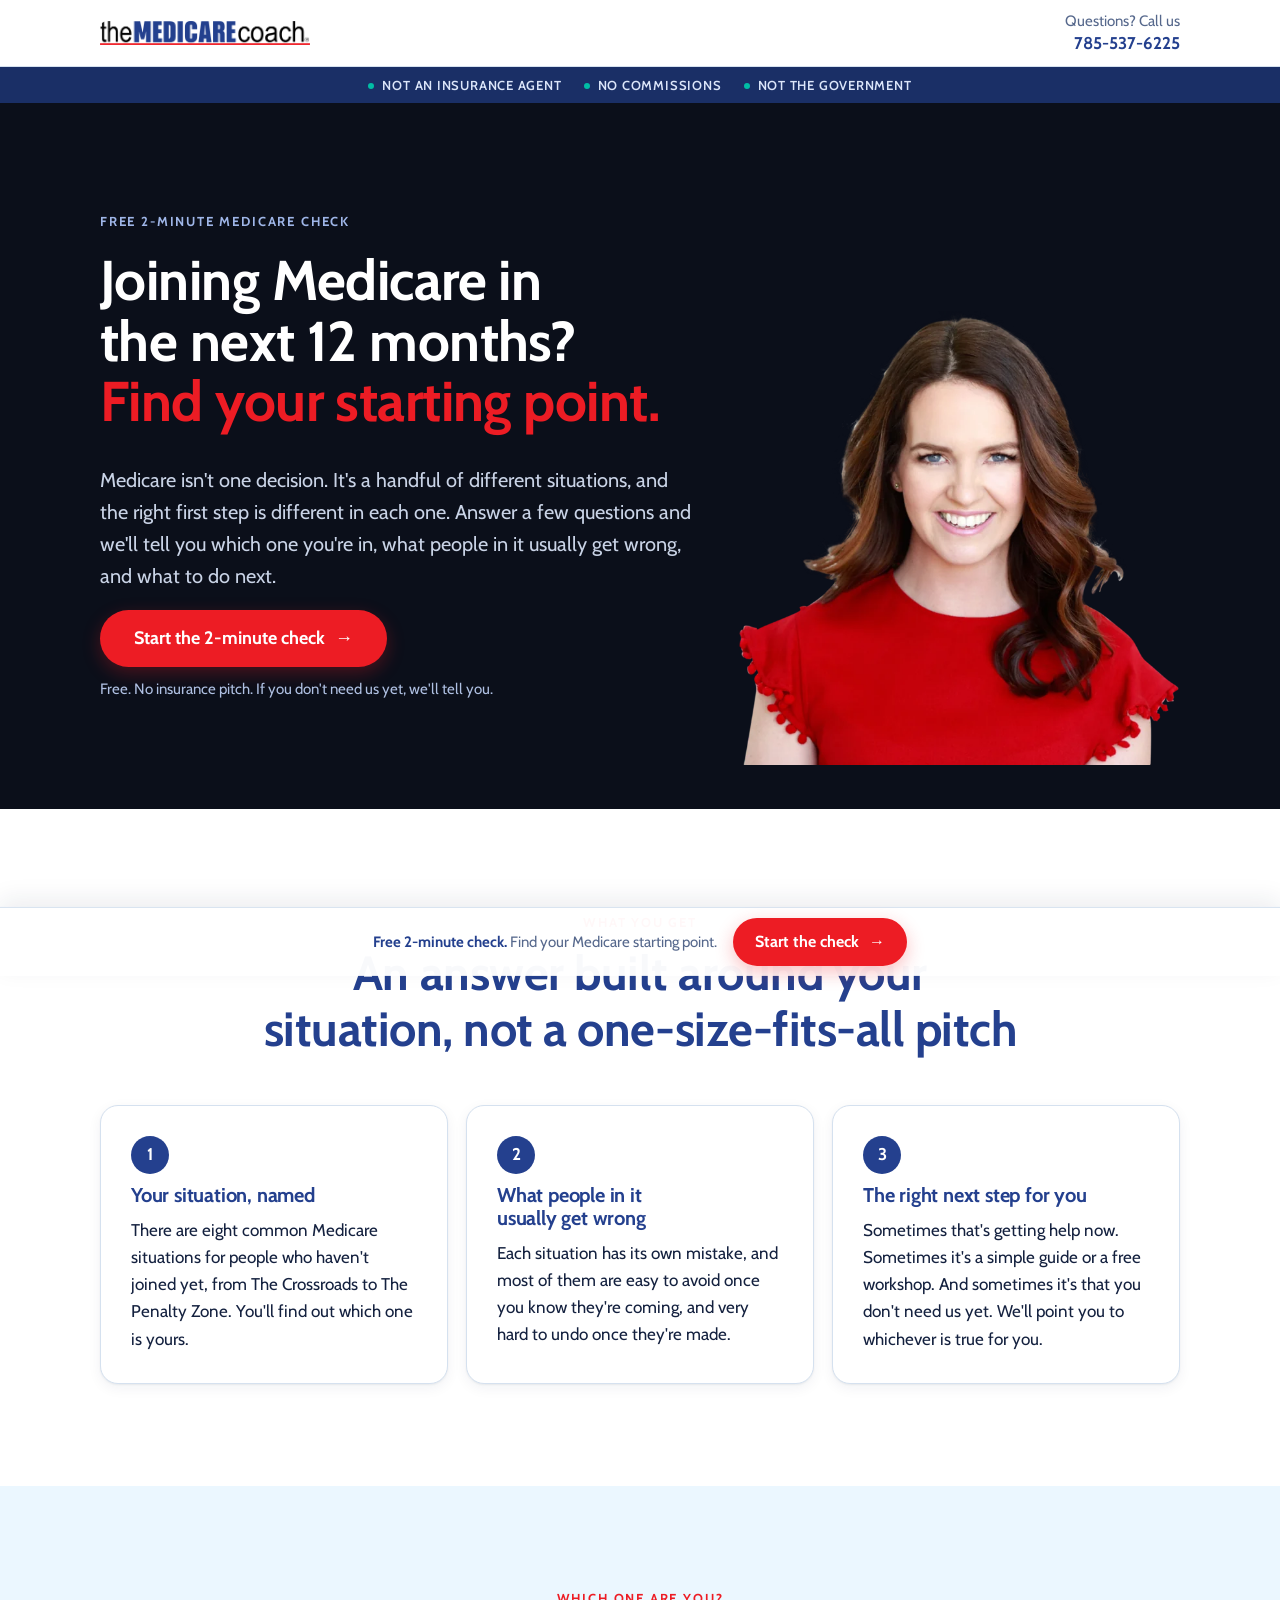
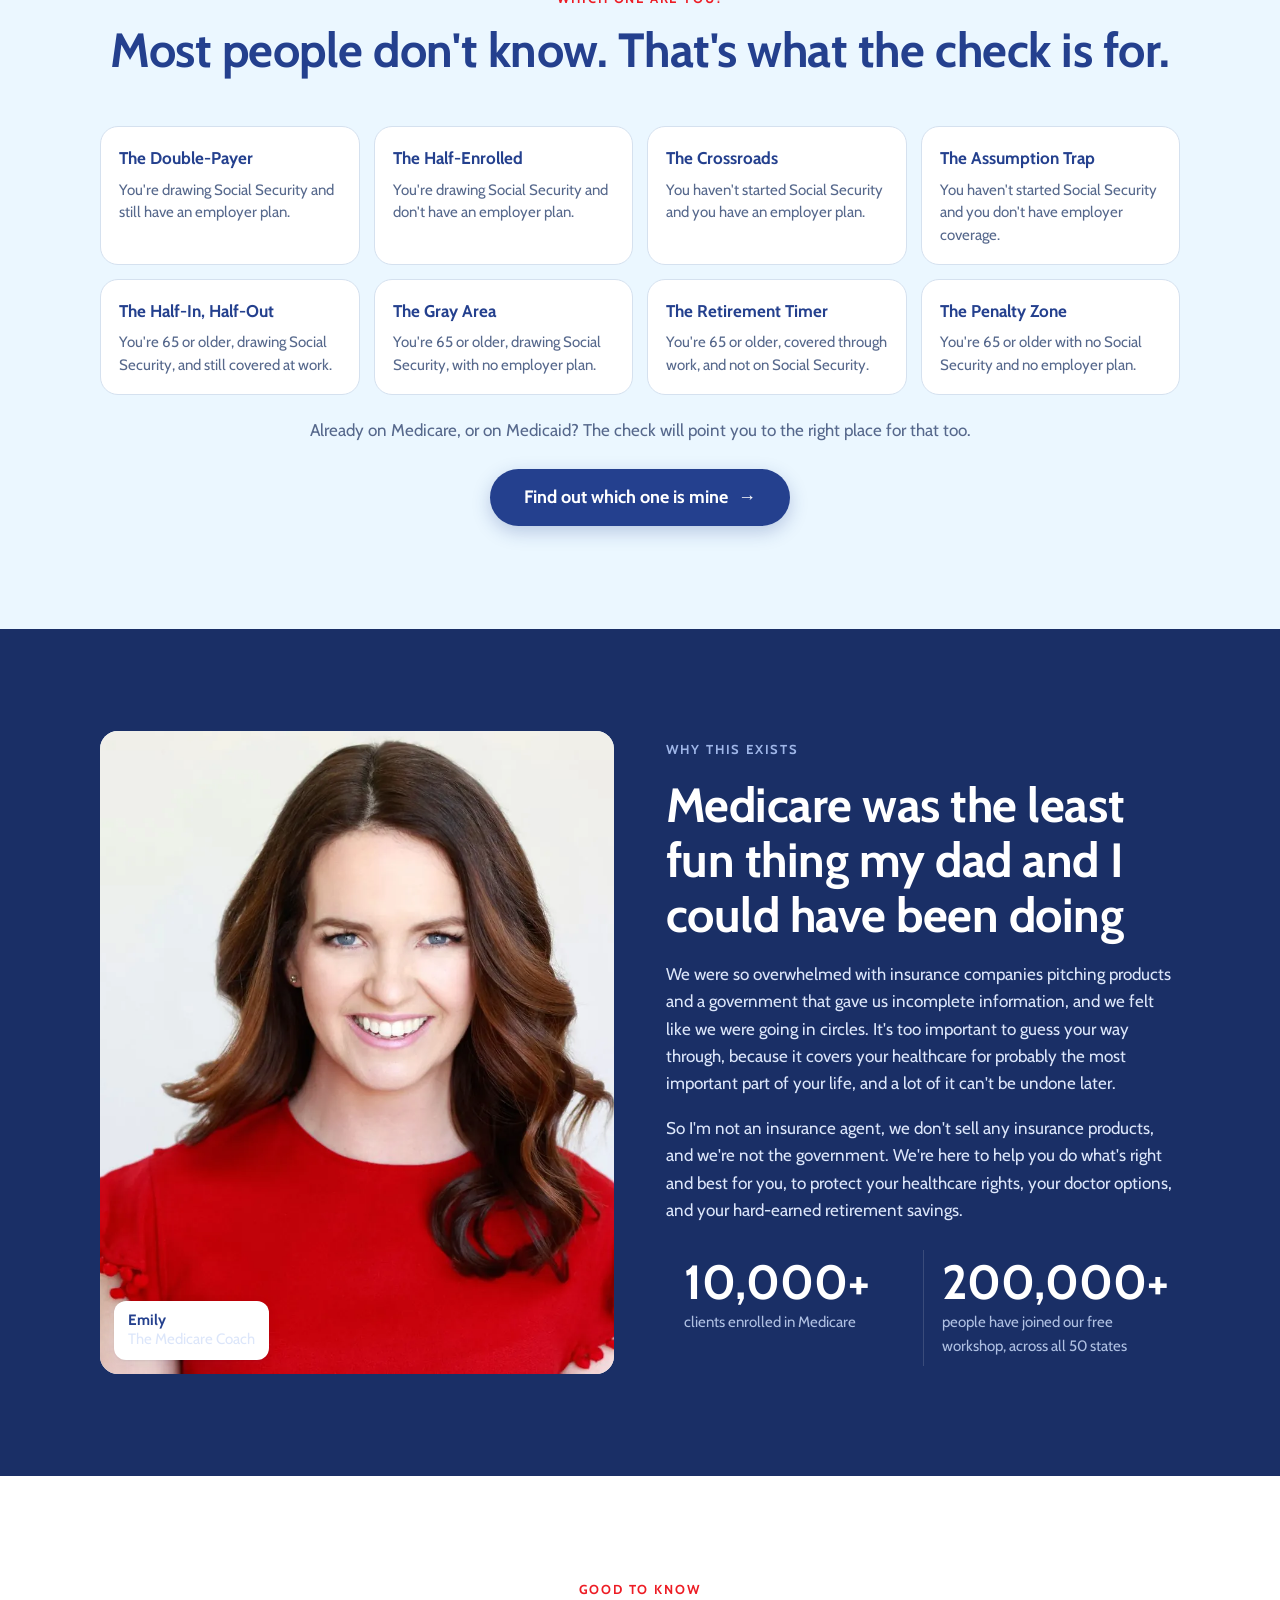
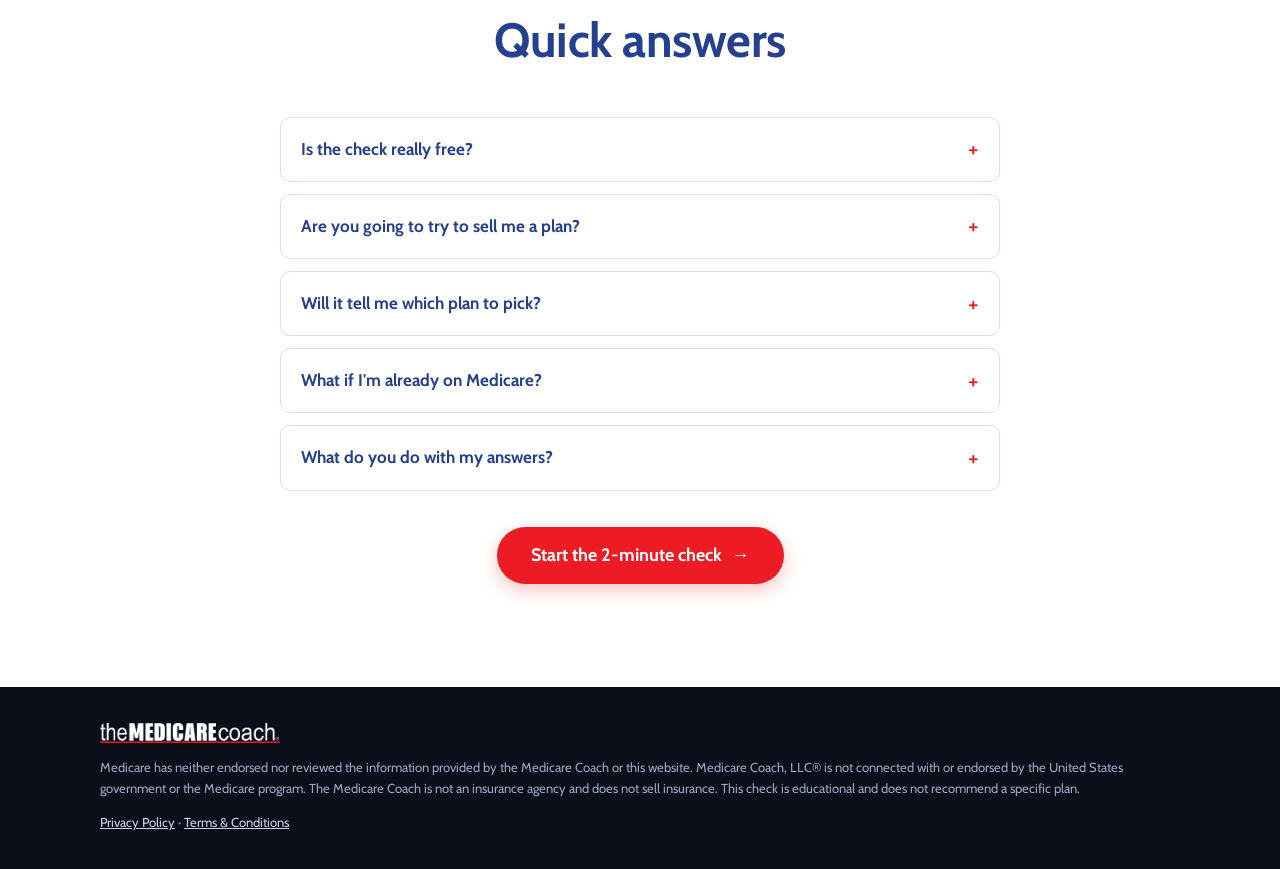
<file: index.html>
<!DOCTYPE html>
<html lang="en">
<head>
<meta charset="utf-8">
<meta name="viewport" content="width=device-width, initial-scale=1, viewport-fit=cover">
<title>Medicare Starting-Point Check | The Medicare Coach</title>
<meta name="description" content="A free 2-minute check that tells you which Medicare situation you're in, what people in it usually get wrong, and the right next step. Independent: no insurance sold, no commissions.">
<meta name="robots" content="noindex">
<link rel="preconnect" href="https://fonts.googleapis.com">
<link rel="preconnect" href="https://fonts.gstatic.com" crossorigin>
<link rel="stylesheet" href="https://fonts.googleapis.com/css2?family=Cabin:ital,wght@0,400;0,600;0,700;1,500&display=swap">
<link rel="stylesheet" href="assets/tmc.css">
<link rel="stylesheet" href="assets/routes.css">
</head>
<body>

<header class="topbar"><div class="wrap"><a href="index.html"><img class="logo" src="assets/img/logo.png" alt="The Medicare Coach" width="210" height="24"></a><div class="phone">Questions? Call us<b class="tnum">785-537-6225</b></div></div></header>
<div class="trustline"><div class="wrap"><span>Not an insurance agent</span><span>No commissions</span><span>Not the government</span></div></div>

<section class="hookband">
  <div class="wrap hb-grid">
    <div class="hb-copy" data-ab="h1">
      <span class="eyebrow light">Free 2-minute Medicare check</span>
      <h1>Joining Medicare in the next 12 months?<span class="l2">Find your starting point.</span></h1>
      <p>Medicare isn't one decision. It's a handful of different situations, and the right first step is different in each one. Answer a few questions and we'll tell you which one you're in, what people in it usually get wrong, and what to do next.</p>
      <div class="stack" style="gap:10px;align-items:flex-start">
        <a class="btn btn-red" href="quiz.html" data-sticky-after>Start the 2-minute check <span class="arrow" aria-hidden="true">→</span></a>
        <span class="btn-sub">Free. No insurance pitch. If you don't need us yet, we'll tell you.</span>
      </div>
    </div>
    <div class="hb-pic"><img src="assets/img/emily-cutout.webp" alt="Emily, The Medicare Coach" width="440" height="520"></div>
  </div>
</section>

<section class="sec">
  <div class="wrap">
    <div class="sec-head center"><span class="eyebrow">What you get</span><h2>An answer built around your situation, not a one-size-fits-all pitch</h2></div>
    <div class="pair">
      <div class="card rv"><span class="num">1</span><h3>Your situation, named</h3><p>There are eight common Medicare situations for people who haven't joined yet, from The Crossroads to The Penalty Zone. You'll find out which one is yours.</p></div>
      <div class="card rv"><span class="num">2</span><h3>What people in it usually get wrong</h3><p>Each situation has its own mistake, and most of them are easy to avoid once you know they're coming, and very hard to undo once they're made.</p></div>
      <div class="card rv"><span class="num">3</span><h3>The right next step for you</h3><p>Sometimes that's getting help now. Sometimes it's a simple guide or a free workshop. And sometimes it's that you don't need us yet. We'll point you to whichever is true for you.</p></div>
    </div>
  </div>
</section>

<section class="sec sec-sky">
  <div class="wrap">
    <div class="sec-head center"><span class="eyebrow">Which one are you?</span><h2>Most people don't know. That's what the check is for.</h2></div>
    <div class="sits">
      <div class="sit rv"><b>The Double-Payer</b><span>You're drawing Social Security and still have an employer plan.</span></div>
      <div class="sit rv"><b>The Half-Enrolled</b><span>You're drawing Social Security and don't have an employer plan.</span></div>
      <div class="sit rv"><b>The Crossroads</b><span>You haven't started Social Security and you have an employer plan.</span></div>
      <div class="sit rv"><b>The Assumption Trap</b><span>You haven't started Social Security and you don't have employer coverage.</span></div>
      <div class="sit rv"><b>The Half-In, Half-Out</b><span>You're 65 or older, drawing Social Security, and still covered at work.</span></div>
      <div class="sit rv"><b>The Gray Area</b><span>You're 65 or older, drawing Social Security, with no employer plan.</span></div>
      <div class="sit rv"><b>The Retirement Timer</b><span>You're 65 or older, covered through work, and not on Social Security.</span></div>
      <div class="sit rv"><b>The Penalty Zone</b><span>You're 65 or older with no Social Security and no employer plan.</span></div>
    </div>
    <p class="center muted" style="margin-top:22px">Already on Medicare, or on Medicaid? The check will point you to the right place for that too.</p>
    <div class="center" style="margin-top:24px"><a class="btn btn-navy" href="quiz.html">Find out which one is mine <span class="arrow" aria-hidden="true">→</span></a></div>
  </div>
</section>

<section class="sec sec-dark">
  <div class="wrap">
    <div class="grid-2">
      <div class="about-photo rv"><img src="assets/img/emily-portrait.webp" alt="Emily, The Medicare Coach" width="800" height="1000" loading="lazy"><div class="tag"><b>Emily</b>The Medicare Coach</div></div>
      <div class="stack rv">
        <span class="eyebrow light">Why this exists</span>
        <h2>Medicare was the least fun thing my dad and I could have been doing</h2>
        <p>We were so overwhelmed with insurance companies pitching products and a government that gave us incomplete information, and we felt like we were going in circles. It's too important to guess your way through, because it covers your healthcare for probably the most important part of your life, and a lot of it can't be undone later.</p>
        <p>So I'm not an insurance agent, we don't sell any insurance products, and we're not the government. We're here to help you do what's right and best for you, to protect your healthcare rights, your doctor options, and your hard-earned retirement savings.</p>
        <div class="stats" style="grid-template-columns:repeat(2,minmax(0,1fr));margin-top:8px">
          <div><b class="tnum">10,000+</b><span>clients enrolled in Medicare</span></div>
          <div><b class="tnum">200,000+</b><span>people have joined our free workshop, across all 50 states</span></div>
        </div>
      </div>
    </div>
  </div>
</section>

<section class="sec">
  <div class="wrap narrow">
    <div class="sec-head center"><span class="eyebrow">Good to know</span><h2>Quick answers</h2></div>
    <div class="faq">
      <details><summary>Is the check really free?</summary><div class="a"><p>Yes. It takes about two minutes, it's free, and there's no obligation. Your result appears on the next screen.</p></div></details>
      <details><summary>Are you going to try to sell me a plan?</summary><div class="a"><p>No. We're not insurance agents, we don't sell plans, and we earn no commissions. That's the whole reason you can trust what we tell you.</p></div></details>
      <details><summary>Will it tell me which plan to pick?</summary><div class="a"><p>No. It points out the rules that apply to your situation and the right next step. The right plan depends on your doctors, your medications, your state and your coverage, so we don't name one from a quiz.</p></div></details>
      <details><summary>What if I'm already on Medicare?</summary><div class="a"><p>The check still works. It will point you to the right next step for someone already enrolled, including whether it's worth a review.</p></div></details>
      <details><summary>What do you do with my answers?</summary><div class="a"><p>We use them to work out your situation and show your result. If you give us your email we'll send follow-up about it, and if you add a phone number, we may call or text about Medicare help. You can opt out anytime.</p></div></details>
    </div>
    <div class="center" style="margin-top:36px"><a class="btn btn-red" href="quiz.html">Start the 2-minute check <span class="arrow" aria-hidden="true">→</span></a></div>
  </div>
</section>

<footer class="foot"><div class="wrap">
  <img src="assets/img/logo-white.png" alt="The Medicare Coach" width="180" height="20">
  <p>Medicare has neither endorsed nor reviewed the information provided by the Medicare Coach or this website. Medicare Coach, LLC® is not connected with or endorsed by the United States government or the Medicare program. The Medicare Coach is not an insurance agency and does not sell insurance. This check is educational and does not recommend a specific plan.</p>
  <p><a href="https://www.themedicarecoach.com/privacy-policy/">Privacy Policy</a> · <a href="https://www.themedicarecoach.com/terms-and-conditions/">Terms &amp; Conditions</a></p>
</div></footer>

<div class="sticky-cta" role="complementary" aria-label="Start the check"><span class="t"><b>Free 2-minute check.</b> Find your Medicare starting point.</span><a class="btn btn-red" href="quiz.html">Start the check <span class="arrow" aria-hidden="true">→</span></a></div>

<script src="assets/routing.js"></script>
<script src="assets/tmc.js"></script>
</body>
</html>
</file>
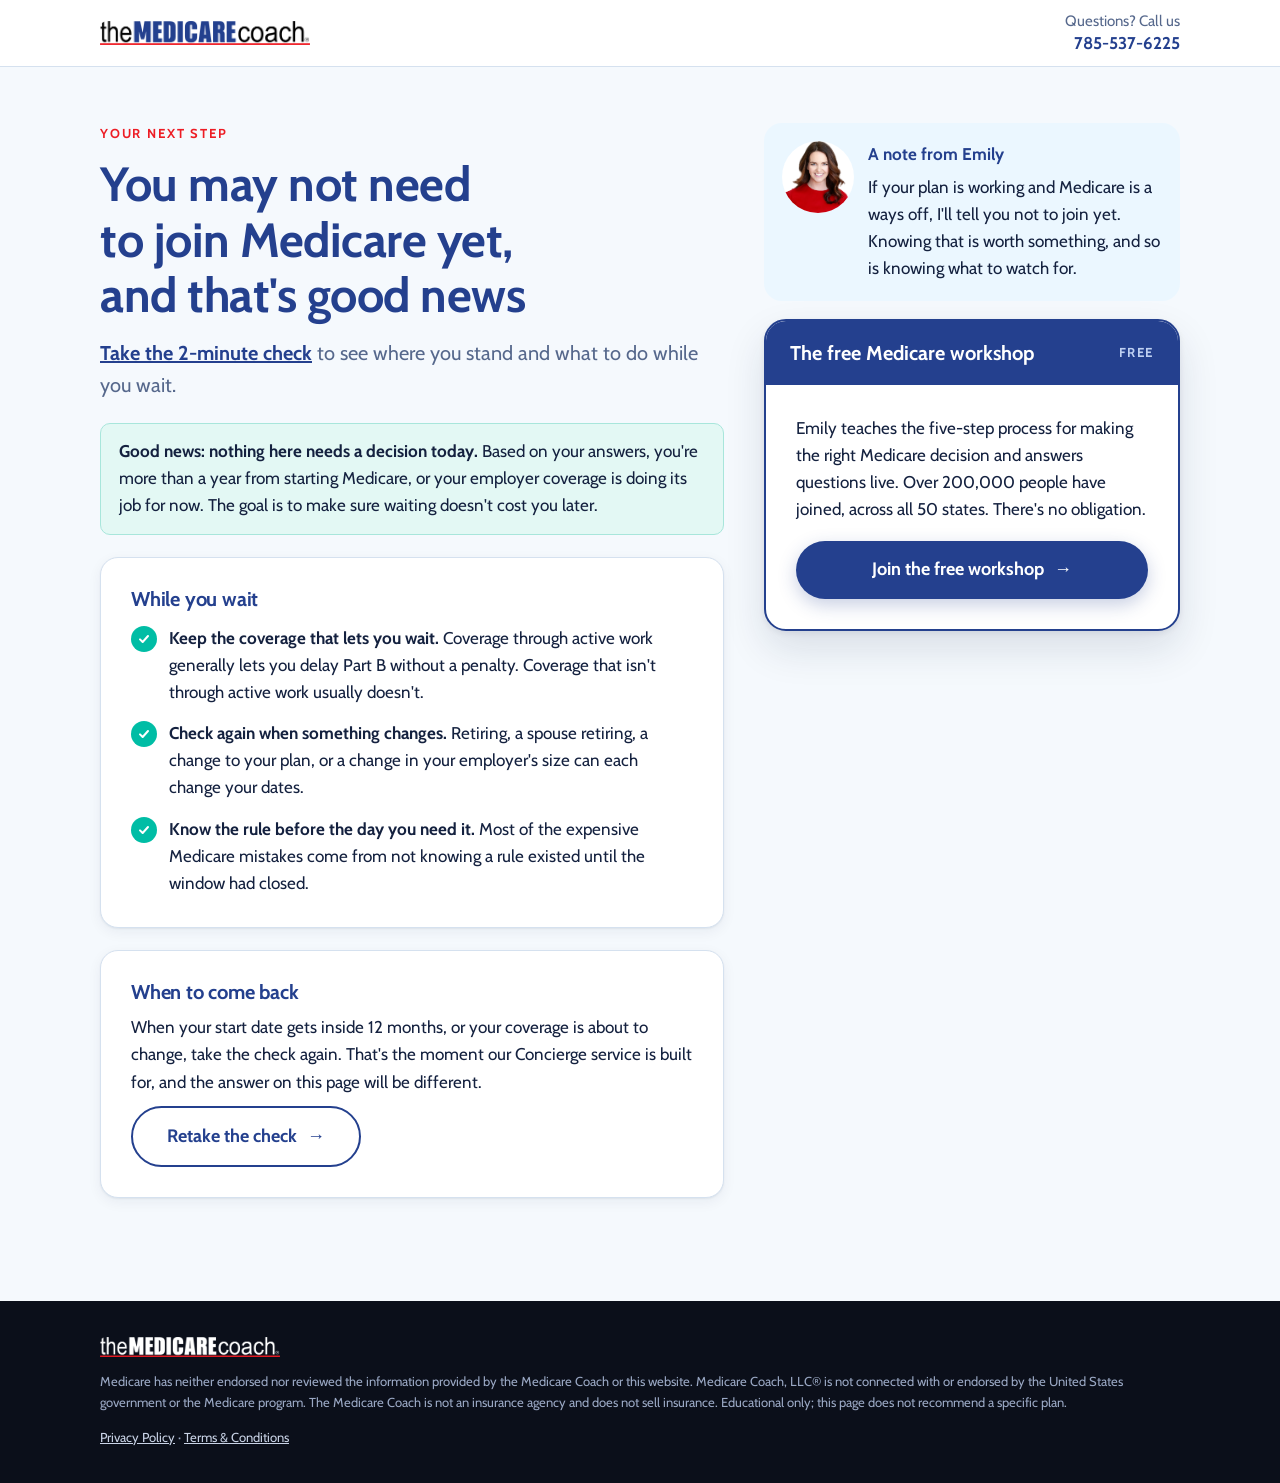
<file: guide.html>
<!DOCTYPE html>
<html lang="en">
<head>
<meta charset="utf-8">
<meta name="viewport" content="width=device-width, initial-scale=1, viewport-fit=cover">
<title>Your Medicare Starting Point | The Medicare Coach</title>
<meta name="robots" content="noindex">
<link rel="preconnect" href="https://fonts.googleapis.com">
<link rel="preconnect" href="https://fonts.gstatic.com" crossorigin>
<link rel="stylesheet" href="https://fonts.googleapis.com/css2?family=Cabin:ital,wght@0,400;0,600;0,700;1,500&display=swap">
<link rel="stylesheet" href="assets/tmc.css">
<link rel="stylesheet" href="assets/routes.css">
</head>
<body>

<header class="topbar"><div class="wrap"><a href="index.html"><img class="logo" src="assets/img/logo.png" alt="The Medicare Coach" width="210" height="24"></a><div class="phone">Questions? Call us<b class="tnum">785-537-6225</b></div></div></header>

<section class="sec sec-mist" style="padding-top:clamp(28px,5vw,56px)">
  <div class="wrap res-grid">
    <div class="stack" style="gap:22px">

      <article class="profile-card if-profile" hidden>
        <div class="ph">
          <div class="kicker"><span class="if-name">For <span data-name></span> · </span>Your Medicare starting point</div>
          <h2 data-profile-name></h2>
          <p data-profile-line></p>
        </div>
        <div class="pb">
          <p class="big" data-profile-body></p>
          <div class="stack" style="gap:10px"><h3>What to check first</h3><ul class="checks" data-profile-checks></ul></div>
          <p class="fine">Educational only. This does not recommend a specific plan. The right choice depends on your exact doctors, medications, state and coverage.</p>
        </div>
      </article>

      <div class="no-profile stack" style="gap:14px">
        <span class="eyebrow">Your next step</span>
        <h1 style="font-size:var(--fs-2xl)">You may not need to join Medicare yet, and that's good news</h1>
        <p class="lede"><a href="quiz.html" style="color:var(--navy);font-weight:700">Take the 2-minute check</a> to see where you stand and what to do while you wait.</p>
      </div>

      <div class="callout teal"><b>Good news: nothing here needs a decision today.</b> Based on your answers, you're more than a year from starting Medicare, or your employer coverage is doing its job for now. The goal is to make sure waiting doesn't cost you later.</div>

      <div class="callout if-hsa" hidden><b>You told us you put money into an HSA.</b> There's a Medicare rule about that: HSA contributions have to stop six months before you join Medicare. Put it on your calendar now and it stops being a problem.</div>

      <div class="card stack" style="gap:14px">
        <h3 style="color:var(--navy)">While you wait</h3>
        <ul class="checks">
          <li><span><b>Keep the coverage that lets you wait.</b> Coverage through active work generally lets you delay Part B without a penalty. Coverage that isn't through active work usually doesn't.</span></li>
          <li><span><b>Check again when something changes.</b> Retiring, a spouse retiring, a change to your plan, or a change in your employer's size can each change your dates.</span></li>
          <li><span><b>Know the rule before the day you need it.</b> Most of the expensive Medicare mistakes come from not knowing a rule existed until the window had closed.</span></li>
        </ul>
      </div>

      <div class="card stack" style="gap:10px">
        <h3 style="color:var(--navy)">When to come back</h3>
        <p>When your start date gets inside 12 months, or your coverage is about to change, take the check again. That's the moment our Concierge service is built for, and the answer on this page will be different.</p>
        <a class="btn btn-ghost" href="quiz.html" style="align-self:flex-start">Retake the check <span class="arrow" aria-hidden="true">→</span></a>
      </div>
    </div>

    <aside class="side">
      <div class="emily-note">
        <img src="assets/img/emily-cutout.webp" alt="Emily" width="72" height="72">
        <div class="stack" style="gap:6px"><b>A note from Emily</b><span>If your plan is working and Medicare is a ways off, I'll tell you not to join yet. Knowing that is worth something, and so is knowing what to watch for.</span></div>
      </div>

      <!-- $47 guide: shown only once TMC.guideCheckout is set (see assets/tmc.js). -->
      <div class="next" data-needs="guideCheckout">
        <div class="nh"><b>The Delaying Medicare Guide</b><span>$47</span></div>
        <div class="nb">
          <p>A guide to the rules for delaying Medicare, so you know what to keep, what to watch, and what to do when your dates get close.</p>
          <a class="btn btn-red" href="#" data-href="guideCheckout" style="width:100%">Get the Guide <span class="arrow" aria-hidden="true">→</span></a>
          <p class="alt">One payment.</p>
        </div>
      </div>

      <div class="next">
        <div class="nh"><b>The free Medicare workshop</b><span>Free</span></div>
        <div class="nb">
          <p>Emily teaches the five-step process for making the right Medicare decision and answers questions live. Over 200,000 people have joined, across all 50 states. There's no obligation.</p>
          <a class="btn btn-navy" href="#" data-href="workshop" style="width:100%">Join the free workshop <span class="arrow" aria-hidden="true">→</span></a>
        </div>
      </div>
    </aside>
  </div>
</section>

<footer class="foot"><div class="wrap">
  <img src="assets/img/logo-white.png" alt="The Medicare Coach" width="180" height="20">
  <p>Medicare has neither endorsed nor reviewed the information provided by the Medicare Coach or this website. Medicare Coach, LLC® is not connected with or endorsed by the United States government or the Medicare program. The Medicare Coach is not an insurance agency and does not sell insurance. Educational only; this page does not recommend a specific plan.</p>
  <p><a href="https://www.themedicarecoach.com/privacy-policy/">Privacy Policy</a> · <a href="https://www.themedicarecoach.com/terms-and-conditions/">Terms &amp; Conditions</a></p>
</div></footer>

<script src="assets/routing.js"></script>
<script src="assets/tmc.js"></script>
</body>
</html>
</file>
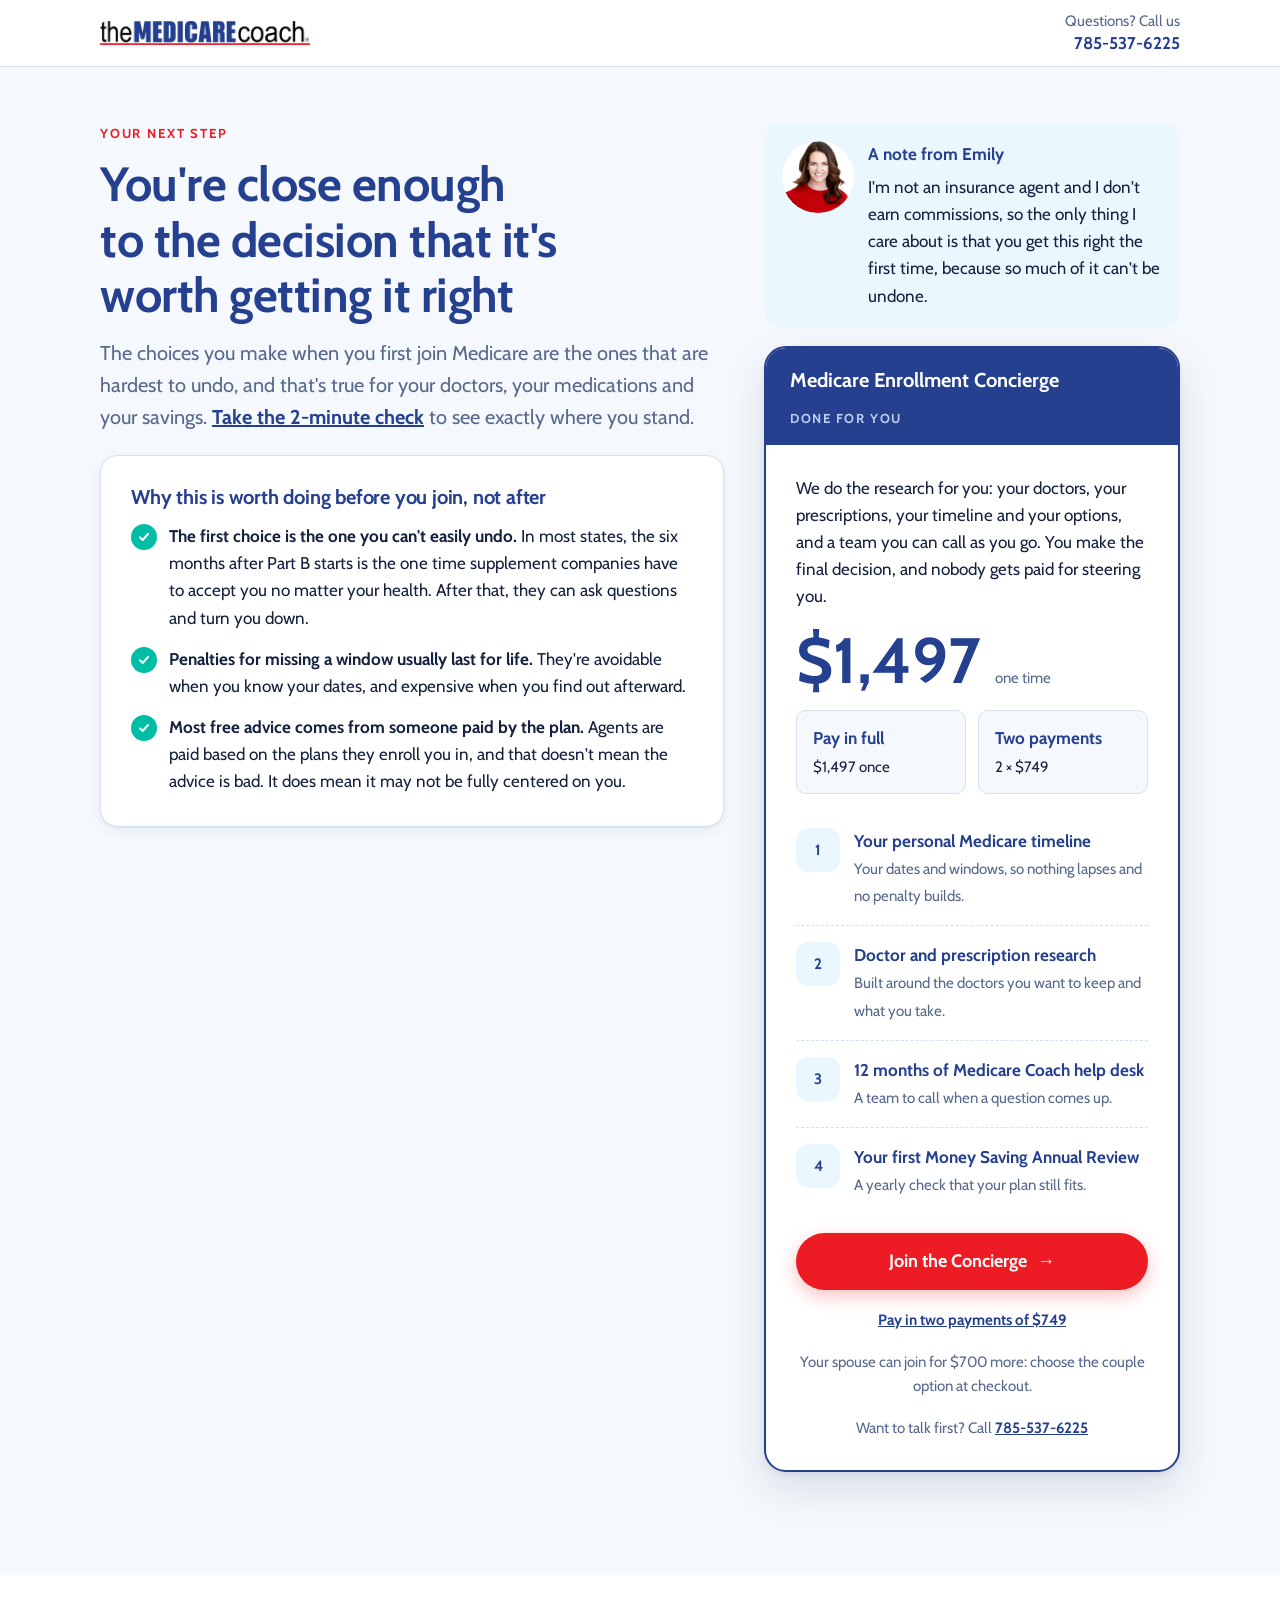
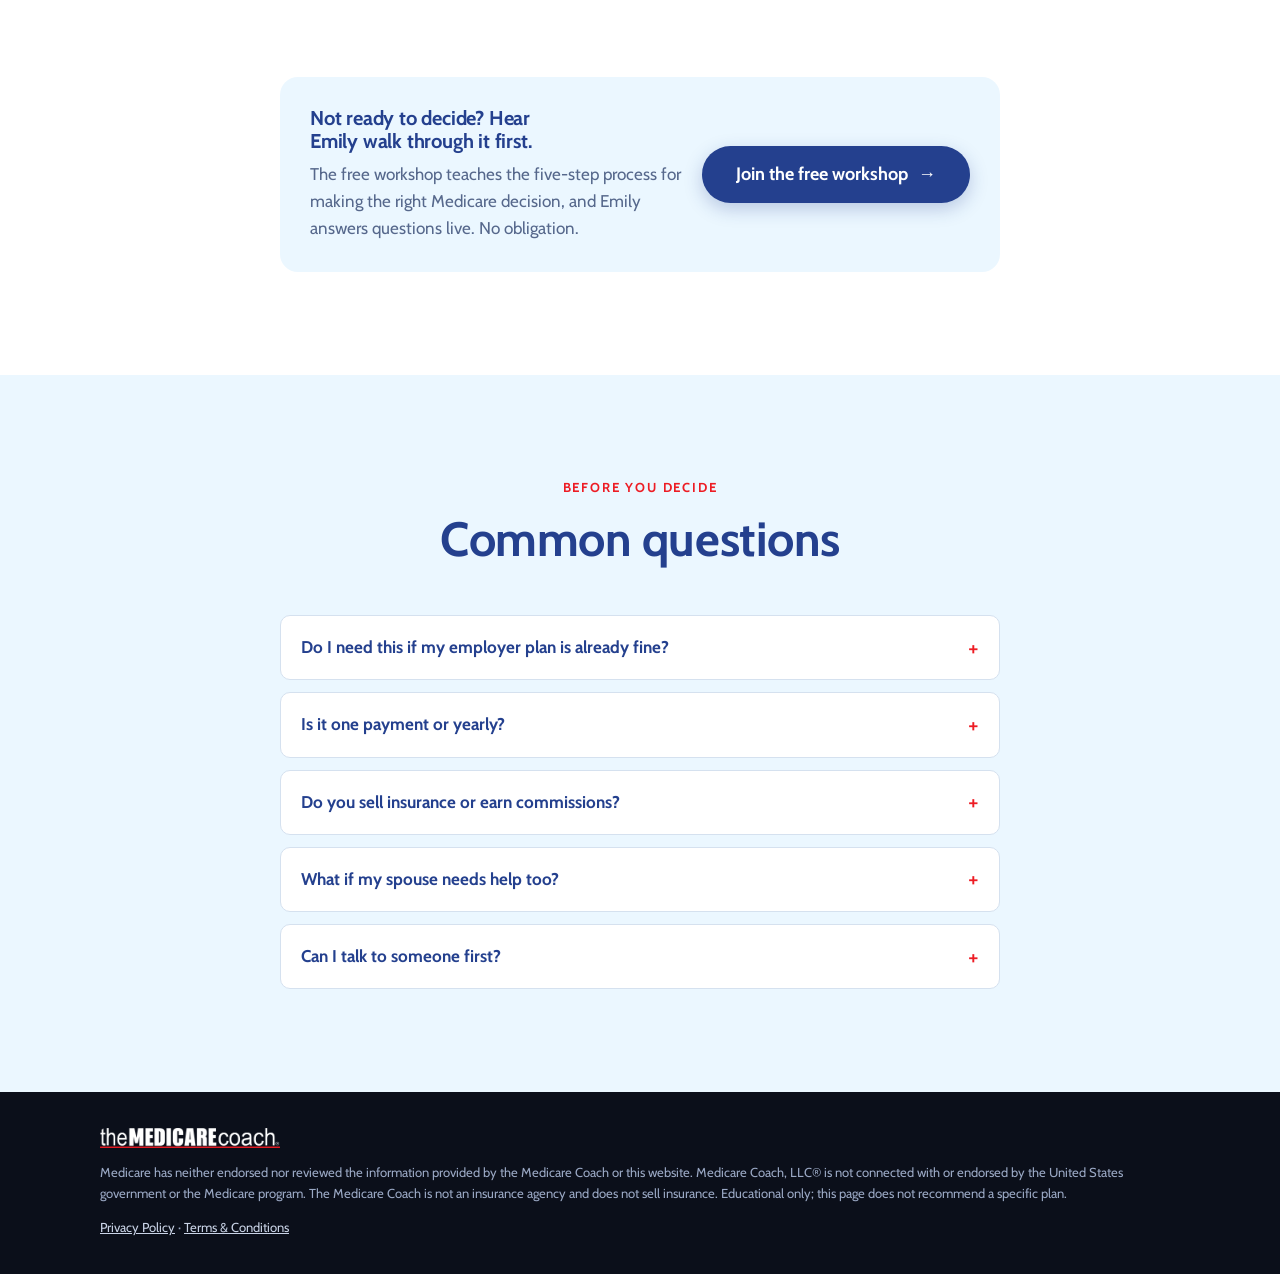
<file: join.html>
<!DOCTYPE html>
<html lang="en">
<head>
<meta charset="utf-8">
<meta name="viewport" content="width=device-width, initial-scale=1, viewport-fit=cover">
<title>Your Medicare Starting Point | The Medicare Coach</title>
<meta name="robots" content="noindex">
<link rel="preconnect" href="https://fonts.googleapis.com">
<link rel="preconnect" href="https://fonts.gstatic.com" crossorigin>
<link rel="stylesheet" href="https://fonts.googleapis.com/css2?family=Cabin:ital,wght@0,400;0,600;0,700;1,500&display=swap">
<link rel="stylesheet" href="assets/tmc.css">
<link rel="stylesheet" href="assets/routes.css">
</head>
<body>

<header class="topbar"><div class="wrap"><a href="index.html"><img class="logo" src="assets/img/logo.png" alt="The Medicare Coach" width="210" height="24"></a><div class="phone">Questions? Call us<b class="tnum">785-537-6225</b></div></div></header>

<section class="sec sec-mist" style="padding-top:clamp(28px,5vw,56px)">
  <div class="wrap res-grid">
    <div class="stack" style="gap:22px">

      <article class="profile-card if-profile" hidden>
        <div class="ph">
          <div class="kicker"><span class="if-name">For <span data-name></span> · </span>Your Medicare starting point</div>
          <h2 data-profile-name></h2>
          <p data-profile-line></p>
        </div>
        <div class="pb">
          <p class="big" data-profile-body></p>
          <div class="stack" style="gap:10px"><h3>What to check first</h3><ul class="checks" data-profile-checks></ul></div>
          <p class="fine">Educational only. This does not recommend a specific plan. The right choice depends on your exact doctors, medications, state and coverage.</p>
        </div>
      </article>

      <div class="no-profile stack" style="gap:14px">
        <span class="eyebrow">Your next step</span>
        <h1 style="font-size:var(--fs-2xl)">You're close enough to the decision that it's worth getting it right</h1>
        <p class="lede">The choices you make when you first join Medicare are the ones that are hardest to undo, and that's true for your doctors, your medications and your savings. <a href="quiz.html" style="color:var(--navy);font-weight:700">Take the 2-minute check</a> to see exactly where you stand.</p>
      </div>

      <div class="callout if-hsa" hidden><b>You told us you put money into an HSA.</b> There's a Medicare rule about that: HSA contributions have to stop six months before you join Medicare. It's one of the rules people hear about too late, and it's easy to handle when you know about it now.</div>

      <div class="callout teal if-hot" hidden><b>You said you've saved $100,000 or more.</b> That's the situation most Medicare advice wasn't written for. It's pitched at people with very little to protect, and for you the same mistakes can cost your savings as well as your access to doctors.</div>

      <div class="card stack" style="gap:14px">
        <h3 style="color:var(--navy)">Why this is worth doing before you join, not after</h3>
        <ul class="checks">
          <li><span><b>The first choice is the one you can't easily undo.</b> In most states, the six months after Part B starts is the one time supplement companies have to accept you no matter your health. After that, they can ask questions and turn you down.</span></li>
          <li><span><b>Penalties for missing a window usually last for life.</b> They're avoidable when you know your dates, and expensive when you find out afterward.</span></li>
          <li><span><b>Most free advice comes from someone paid by the plan.</b> Agents are paid based on the plans they enroll you in, and that doesn't mean the advice is bad. It does mean it may not be fully centered on you.</span></li>
        </ul>
      </div>
    </div>

    <aside class="side">
      <div class="emily-note">
        <img src="assets/img/emily-cutout.webp" alt="Emily" width="72" height="72">
        <div class="stack" style="gap:6px"><b>A note from Emily</b><span>I'm not an insurance agent and I don't earn commissions, so the only thing I care about is that you get this right the first time, because so much of it can't be undone.</span></div>
      </div>

      <div class="next" id="offer">
        <div class="nh"><b>Medicare Enrollment Concierge</b><span>Done for you</span></div>
        <div class="nb">
          <p>We do the research for you: your doctors, your prescriptions, your timeline and your options, and a team you can call as you go. You make the final decision, and nobody gets paid for steering you.</p>
          <div class="price-row"><span class="big tnum">$1,497</span><span class="once">one time</span></div>
          <div class="price-opts"><div><b>Pay in full</b>$1,497 once</div><div><b>Two payments</b>2 × $749</div></div>
          <ul class="incl">
            <li><span class="ic">1</span><div><b>Your personal Medicare timeline</b><span>Your dates and windows, so nothing lapses and no penalty builds.</span></div></li>
            <li><span class="ic">2</span><div><b>Doctor and prescription research</b><span>Built around the doctors you want to keep and what you take.</span></div></li>
            <li><span class="ic">3</span><div><b>12 months of Medicare Coach help desk</b><span>A team to call when a question comes up.</span></div></li>
            <li><span class="ic">4</span><div><b>Your first Money Saving Annual Review</b><span>A yearly check that your plan still fits.</span></div></li>
          </ul>
          <a class="btn btn-red" href="#" data-href="checkoutFull" style="width:100%">Join the Concierge <span class="arrow" aria-hidden="true">→</span></a>
          <p class="alt"><a href="#" data-href="checkoutTwoPay">Pay in two payments of $749</a></p>
          <p class="alt">Your spouse can join for $700 more: choose the couple option at checkout.</p>
          <p class="alt">Want to talk first? Call <a href="tel:+17855376225">785-537-6225</a></p>
        </div>
      </div>
    </aside>
  </div>
</section>

<section class="sec">
  <div class="wrap narrow">
    <div class="workshop-strip">
      <div class="stack" style="gap:8px"><h3>Not ready to decide? Hear Emily walk through it first.</h3><p class="muted">The free workshop teaches the five-step process for making the right Medicare decision, and Emily answers questions live. No obligation.</p></div>
      <a class="btn btn-navy" href="#" data-href="workshop">Join the free workshop <span class="arrow" aria-hidden="true">→</span></a>
    </div>
  </div>
</section>

<section class="sec sec-sky">
  <div class="wrap narrow">
    <div class="sec-head center"><span class="eyebrow">Before you decide</span><h2>Common questions</h2></div>
    <div class="faq">
      <details><summary>Do I need this if my employer plan is already fine?</summary><div class="a"><p>If your employer plan meets Medicare's rules and costs and you're not joining Medicare in the next 12 months, you don't need to join yet. If you aren't sure whether it does, that's exactly what we check for you. And if the answer is to keep your plan, the Concierge still covers you for whenever you do join.</p></div></details>
      <details><summary>Is it one payment or yearly?</summary><div class="a"><p>One payment, or two payments of $749 if you'd rather split it. Your first Money Saving Annual Review is included, and after that, reviews are optional.</p></div></details>
      <details><summary>Do you sell insurance or earn commissions?</summary><div class="a"><p>No. We're not an insurance agency, we don't sell plans, and we earn no commissions. You make the final decision, and you enroll in the plan you choose.</p></div></details>
      <details><summary>What if my spouse needs help too?</summary><div class="a"><p>Your spouse can join for $700 more. Choose the couple option at checkout. Each of you gets your own research, because couples often end up on different plans.</p></div></details>
      <details><summary>Can I talk to someone first?</summary><div class="a"><p>Yes. Call 785-537-6225 and our team will answer your Medicare questions by phone.</p></div></details>
    </div>
  </div>
</section>

<footer class="foot"><div class="wrap">
  <img src="assets/img/logo-white.png" alt="The Medicare Coach" width="180" height="20">
  <p>Medicare has neither endorsed nor reviewed the information provided by the Medicare Coach or this website. Medicare Coach, LLC® is not connected with or endorsed by the United States government or the Medicare program. The Medicare Coach is not an insurance agency and does not sell insurance. Educational only; this page does not recommend a specific plan.</p>
  <p><a href="https://www.themedicarecoach.com/privacy-policy/">Privacy Policy</a> · <a href="https://www.themedicarecoach.com/terms-and-conditions/">Terms &amp; Conditions</a></p>
</div></footer>

<script src="assets/routing.js"></script>
<script src="assets/tmc.js"></script>
</body>
</html>
</file>
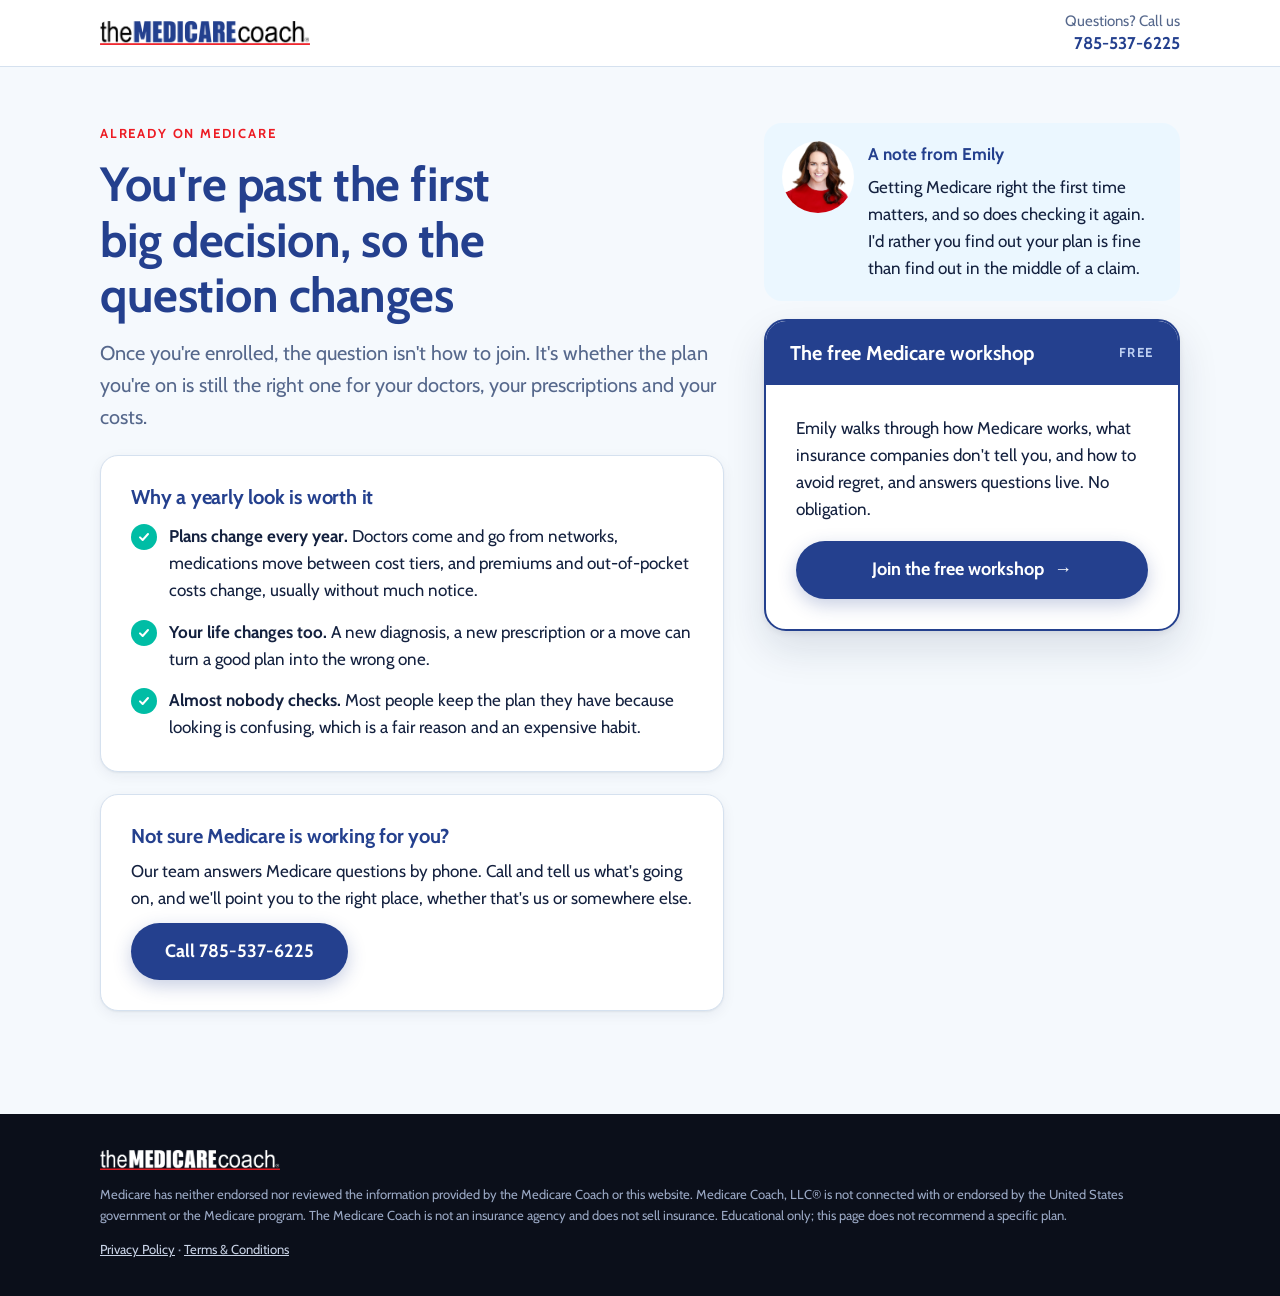
<file: on-medicare.html>
<!DOCTYPE html>
<html lang="en">
<head>
<meta charset="utf-8">
<meta name="viewport" content="width=device-width, initial-scale=1, viewport-fit=cover">
<title>Your Medicare Starting Point | The Medicare Coach</title>
<meta name="robots" content="noindex">
<link rel="preconnect" href="https://fonts.googleapis.com">
<link rel="preconnect" href="https://fonts.gstatic.com" crossorigin>
<link rel="stylesheet" href="https://fonts.googleapis.com/css2?family=Cabin:ital,wght@0,400;0,600;0,700;1,500&display=swap">
<link rel="stylesheet" href="assets/tmc.css">
<link rel="stylesheet" href="assets/routes.css">
</head>
<body>

<header class="topbar"><div class="wrap"><a href="index.html"><img class="logo" src="assets/img/logo.png" alt="The Medicare Coach" width="210" height="24"></a><div class="phone">Questions? Call us<b class="tnum">785-537-6225</b></div></div></header>

<section class="sec sec-mist" style="padding-top:clamp(28px,5vw,56px)">
  <div class="wrap res-grid">
    <div class="stack" style="gap:22px">

      <article class="profile-card if-profile" hidden>
        <div class="ph">
          <div class="kicker"><span class="if-name">For <span data-name></span> · </span>Your Medicare starting point</div>
          <h2 data-profile-name></h2>
          <p data-profile-line></p>
        </div>
        <div class="pb">
          <p class="big" data-profile-body></p>
          <div class="stack" style="gap:10px"><h3>What to check</h3><ul class="checks" data-profile-checks></ul></div>
          <p class="fine">Educational only. This does not recommend a specific plan. The right choice depends on your exact doctors, medications, state and coverage.</p>
        </div>
      </article>

      <div class="no-profile stack" style="gap:14px">
        <span class="eyebrow">Already on Medicare</span>
        <h1 style="font-size:var(--fs-2xl)">You're past the first big decision, so the question changes</h1>
        <p class="lede">Once you're enrolled, the question isn't how to join. It's whether the plan you're on is still the right one for your doctors, your prescriptions and your costs.</p>
      </div>

      <div class="card stack" style="gap:14px">
        <h3 style="color:var(--navy)">Why a yearly look is worth it</h3>
        <ul class="checks">
          <li><span><b>Plans change every year.</b> Doctors come and go from networks, medications move between cost tiers, and premiums and out-of-pocket costs change, usually without much notice.</span></li>
          <li><span><b>Your life changes too.</b> A new diagnosis, a new prescription or a move can turn a good plan into the wrong one.</span></li>
          <li><span><b>Almost nobody checks.</b> Most people keep the plan they have because looking is confusing, which is a fair reason and an expensive habit.</span></li>
        </ul>
      </div>

      <div class="card stack" style="gap:10px">
        <h3 style="color:var(--navy)">Not sure Medicare is working for you?</h3>
        <p>Our team answers Medicare questions by phone. Call and tell us what's going on, and we'll point you to the right place, whether that's us or somewhere else.</p>
        <a class="btn btn-navy" href="tel:+17855376225" style="align-self:flex-start">Call 785-537-6225</a>
      </div>
    </div>

    <aside class="side">
      <div class="emily-note">
        <img src="assets/img/emily-cutout.webp" alt="Emily" width="72" height="72">
        <div class="stack" style="gap:6px"><b>A note from Emily</b><span>Getting Medicare right the first time matters, and so does checking it again. I'd rather you find out your plan is fine than find out in the middle of a claim.</span></div>
      </div>

      <!-- Annual review: shown only once TMC.annualReview is set (see assets/tmc.js). -->
      <div class="next" data-needs="annualReview">
        <div class="nh"><b>Money Saving Annual Review</b><span>For people already on Medicare</span></div>
        <div class="nb">
          <p>A yearly review of your Part D or Advantage plan, so you can see whether you're still on the most cost-effective option for your doctors and prescriptions.</p>
          <a class="btn btn-red" href="#" data-href="annualReview" style="width:100%">Get my annual review <span class="arrow" aria-hidden="true">→</span></a>
        </div>
      </div>

      <div class="next">
        <div class="nh"><b>The free Medicare workshop</b><span>Free</span></div>
        <div class="nb">
          <p>Emily walks through how Medicare works, what insurance companies don't tell you, and how to avoid regret, and answers questions live. No obligation.</p>
          <a class="btn btn-navy" href="#" data-href="workshop" style="width:100%">Join the free workshop <span class="arrow" aria-hidden="true">→</span></a>
        </div>
      </div>
    </aside>
  </div>
</section>

<footer class="foot"><div class="wrap">
  <img src="assets/img/logo-white.png" alt="The Medicare Coach" width="180" height="20">
  <p>Medicare has neither endorsed nor reviewed the information provided by the Medicare Coach or this website. Medicare Coach, LLC® is not connected with or endorsed by the United States government or the Medicare program. The Medicare Coach is not an insurance agency and does not sell insurance. Educational only; this page does not recommend a specific plan.</p>
  <p><a href="https://www.themedicarecoach.com/privacy-policy/">Privacy Policy</a> · <a href="https://www.themedicarecoach.com/terms-and-conditions/">Terms &amp; Conditions</a></p>
</div></footer>

<script src="assets/routing.js"></script>
<script src="assets/tmc.js"></script>
</body>
</html>
</file>
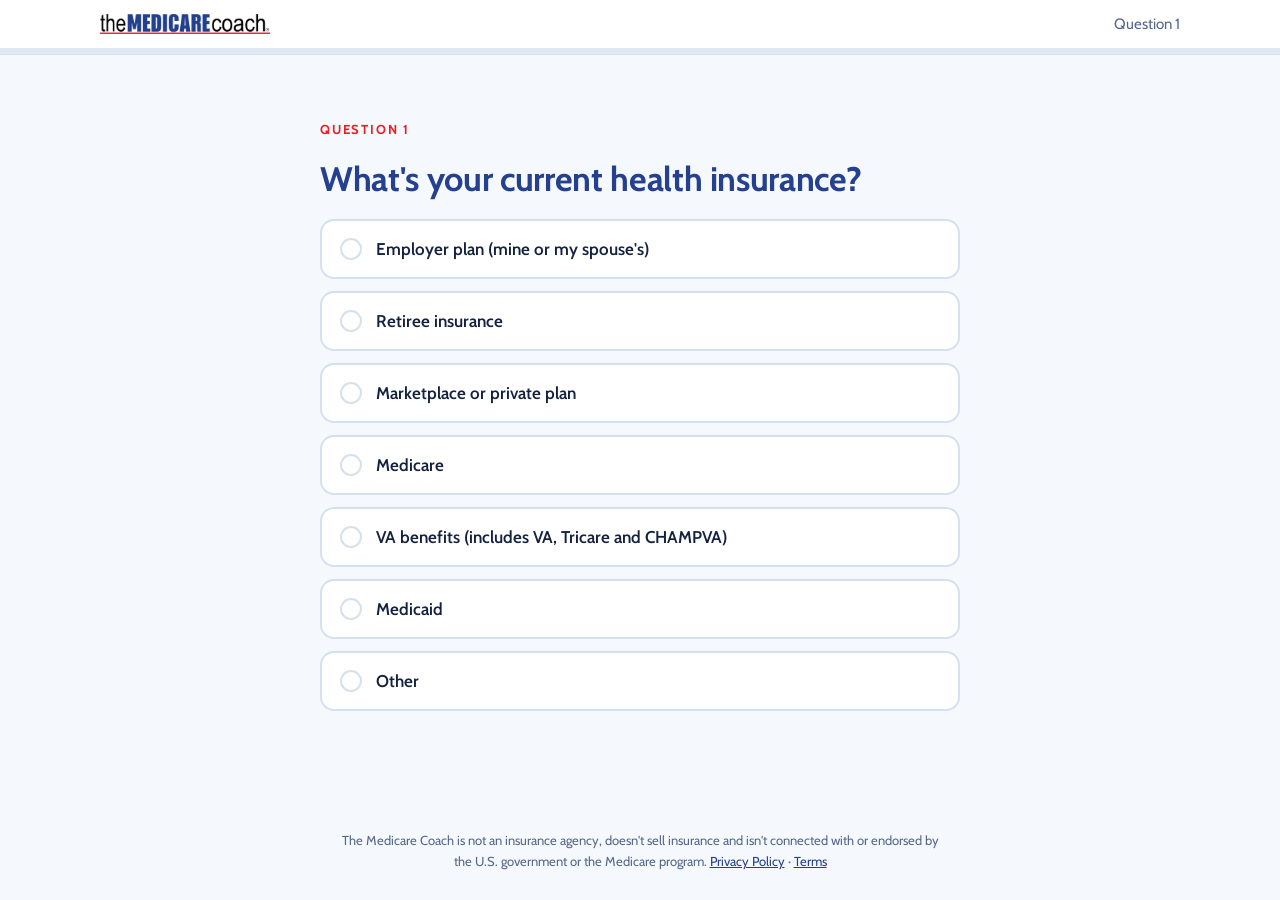
<file: quiz.html>
<!DOCTYPE html>
<html lang="en">
<head>
<meta charset="utf-8">
<meta name="viewport" content="width=device-width, initial-scale=1, viewport-fit=cover">
<title>Medicare Starting-Point Check | Questions</title>
<meta name="robots" content="noindex">
<link rel="preconnect" href="https://fonts.googleapis.com">
<link rel="preconnect" href="https://fonts.gstatic.com" crossorigin>
<link rel="stylesheet" href="https://fonts.googleapis.com/css2?family=Cabin:ital,wght@0,400;0,600;0,700;1,500&display=swap">
<link rel="stylesheet" href="assets/tmc.css">
<link rel="stylesheet" href="assets/routes.css">
<style>html, body { height: 100%; }</style>
</head>
<body>
<div class="qz-shell">
  <div class="qz-top">
    <div class="wrap">
      <a href="index.html"><img class="logo" src="assets/img/logo.png" alt="The Medicare Coach" width="170" height="19"></a>
      <span class="count" id="count">Question 1</span>
    </div>
    <div class="qz-bar" aria-hidden="true"><i id="bar"></i></div>
  </div>
  <main class="qz-main">
    <div class="wrap" style="width:100%;display:flex;justify-content:center">
      <div class="qz-card" id="stage" aria-live="polite"><noscript><h2>This check needs JavaScript turned on.</h2><p>Prefer to talk it through? Call our team at 785-537-6225.</p></noscript></div>
    </div>
  </main>
  <p class="qz-legal">The Medicare Coach is not an insurance agency, doesn't sell insurance and isn't connected with or endorsed by the U.S. government or the Medicare program. <a href="https://www.themedicarecoach.com/privacy-policy/">Privacy Policy</a> · <a href="https://www.themedicarecoach.com/terms-and-conditions/">Terms</a></p>
</div>

<script src="assets/routing.js"></script>
<script src="assets/tmc.js"></script>
<script>
/* Medicare Starting-Point Check. 3 core questions (the same three the live GHL scoring uses), then the
   questions that decide where each person goes. Questions that don't apply are skipped. */
(function () {
  var Qz = window.TMCQuiz, T = window.TMC;
  var NONE = function (A) { return A.ins !== "medicare" && A.ins !== "medicaid"; };
  var AGE = function (A) { return Qz.ageFromDob(A.dob); };

  var Q = [
    { id: "ins", q: "What's your current health insurance?", o: [
      ["employer", "Employer plan (mine or my spouse's)"], ["retiree", "Retiree insurance"], ["marketplace", "Marketplace or private plan"],
      ["medicare", "Medicare"], ["va", "VA benefits (includes VA, Tricare and CHAMPVA)"], ["medicaid", "Medicaid"], ["other", "Other"] ] },
    { id: "dob", type: "dob", q: "What's your date of birth?", hint: "We use this to work out your Medicare dates. It stays private." },
    { id: "ss", q: "Are you currently drawing Social Security?", o: [["yes", "Yes"], ["no", "No"]] },
    { id: "fit", q: "Do you know whether your employer plan meets Medicare's rules and costs?", hint: "Most people aren't sure, and that's a perfectly good answer.",
      show: function (A) { return A.ins === "employer"; },
      o: [["meets", "Yes, I've confirmed it works with Medicare"], ["unsure", "I'm not sure"], ["no", "I haven't looked into it yet"]] },
    { id: "timing", q: "When do you expect to start Medicare?",
      show: function (A) { return NONE(A) && (A.ins === "employer" || (AGE(A) !== null && AGE(A) < 65)); },
      o: [["w12", "In the next 12 months"], ["later", "More than 12 months from now"], ["unsure", "I'm not sure yet"]] },
    { id: "savings", q: "Roughly how much have you saved for retirement?", hint: "It helps us point out what matters most for you, because medical bills come out of the same savings. It stays private.",
      show: NONE,
      o: [["u100", "Under $100,000"], ["s100", "$100,000 to $500,000"], ["s500", "$500,000 to $1 million"], ["s1m", "Over $1 million"], ["na", "I'd rather not say"]] },
    { id: "hsa", q: "Are you putting money into a Health Savings Account (HSA)?", hint: "There's a Medicare rule about HSAs that catches a lot of people.",
      show: function (A) { return A.ins === "employer" || A.ins === "marketplace"; },
      o: [["yes", "Yes"], ["no", "No"]] },
    { id: "priority", q: "What matters most to you when it comes to health insurance and care?", show: NONE, o: [
      ["doctors", "I want to be able to see my preferred doctors"], ["catastrophic", "I want to protect myself from catastrophic medical costs"],
      ["premium", "I want the lowest monthly premium"], ["perks", "I want a plan with extra perks (dental, vision, gym, payback)"],
      ["travel", "I want good coverage when I'm traveling or living in multiple states"] ] },
    { gate: true }
  ];

  var A = {}, i = 0, history = [];
  var stage = document.getElementById("stage"), bar = document.getElementById("bar"), count = document.getElementById("count");

  function visible() { return Q.filter(function (x) { return x.gate || !x.show || x.show(A); }); }
  function esc(s) { return String(s).replace(/[&<>"]/g, function (c) { return { "&": "&amp;", "<": "&lt;", ">": "&gt;", '"': "&quot;" }[c]; }); }
  function cur() { var v = visible(); return v[Math.min(i, v.length - 1)]; }
  function progress() {
    var v = visible(), s = cur(), n = v.length - 1; // questions only
    bar.style.width = Math.round((s.gate ? 1 : Math.min(i, n) / (n + 1)) * 100) + "%";
    count.textContent = s.gate ? "Almost done" : "Question " + (i + 1);
  }
  function backBtn() { return history.length ? '<button class="qz-back" type="button" id="back">← Back</button>' : ""; }
  function next() { history.push(i); i++; render(); }

  function render() {
    stage.removeAttribute("data-busy");
    progress();
    var s = cur(), html = "";
    if (s.gate) {
      html = '<div class="qz-anim stack" style="gap:20px"><span class="qn">Your starting point is ready</span>' +
        '<h2>Where should we send it?</h2>' +
        '<p class="muted">You\'ll see your result on the next screen. We\'re not insurance agents and we don\'t sell plans.</p>' +
        '<form id="gate" novalidate class="stack" style="gap:14px">' +
        '<div class="field"><label for="fn">First name</label><input id="fn" name="first_name" autocomplete="given-name" required value="' + esc(A.first_name || "") + '"></div>' +
        '<div class="field"><label for="em">Email</label><input id="em" name="email" type="email" autocomplete="email" required value="' + esc(A.email || "") + '"><span class="err" id="err" hidden>Enter your email so we can send your result.</span></div>' +
        '<div class="field"><label for="ph">Phone <span class="muted" style="font-weight:400">(optional)</span></label><input id="ph" name="phone" type="tel" autocomplete="tel" value="' + esc(A.phone || "") + '"></div>' +
        '<button class="btn btn-red" type="submit">Show My Starting Point <span class="arrow" aria-hidden="true">→</span></button>' +
        '<p class="disclaim">By continuing you agree that The Medicare Coach may email you about your result and, if you enter a phone number, call or text you about Medicare help. Consent is not a condition of purchase. Unsubscribe or opt out anytime.</p></form>' +
        backBtn() + '</div>';
    } else if (s.type === "dob") {
      html = '<div class="qz-anim stack" style="gap:20px"><span class="qn">Question ' + (i + 1) + '</span><h2>' + esc(s.q) + '</h2><p class="hint">' + esc(s.hint) + '</p>' +
        '<form id="dobf" novalidate class="stack" style="gap:14px"><div class="field"><label for="dob">Date of birth</label>' +
        '<input id="dob" inputmode="numeric" autocomplete="bday" placeholder="MM/DD/YYYY" maxlength="10" value="' + esc(A.dob || "") + '"><span class="err" id="derr" hidden>Enter your birthday as MM/DD/YYYY.</span></div>' +
        '<button class="btn btn-navy" type="submit" style="align-self:flex-start">Continue <span class="arrow" aria-hidden="true">→</span></button></form>' + backBtn() + '</div>';
    } else {
      html = '<div class="qz-anim stack" style="gap:20px"><span class="qn">Question ' + (i + 1) + '</span><h2>' + esc(s.q) + '</h2>' + (s.hint ? '<p class="hint">' + esc(s.hint) + '</p>' : "") +
        '<div class="opts" role="radiogroup">' + s.o.map(function (o) {
          return '<button type="button" class="opt' + (A[s.id] === o[0] ? " sel" : "") + '" data-v="' + o[0] + '" role="radio" aria-checked="' + (A[s.id] === o[0]) + '"><span class="dot" aria-hidden="true"></span>' + esc(o[1]) + '</button>';
        }).join("") + "</div>" + backBtn() + "</div>";
    }
    stage.innerHTML = html;
    var b = document.getElementById("back");
    if (b) b.onclick = function () { i = history.pop() || 0; render(); };

    stage.querySelectorAll(".opt").forEach(function (btn) {
      btn.onclick = function () {
        if (stage.getAttribute("data-busy")) return;
        stage.setAttribute("data-busy", "1");
        stage.querySelectorAll(".opt").forEach(function (x) { x.classList.remove("sel"); x.setAttribute("aria-checked", "false"); });
        btn.classList.add("sel"); btn.setAttribute("aria-checked", "true");
        A[s.id] = btn.getAttribute("data-v");
        setTimeout(next, 240);
      };
    });

    var df = document.getElementById("dobf");
    if (df) {
      var inp = document.getElementById("dob"); inp.focus();
      inp.oninput = function () {
        var d = inp.value.replace(/\D/g, "").slice(0, 8), o = d.slice(0, 2);
        if (d.length > 2) o += "/" + d.slice(2, 4); if (d.length > 4) o += "/" + d.slice(4);
        inp.value = o; document.getElementById("derr").hidden = true;
      };
      df.onsubmit = function (e) {
        e.preventDefault();
        if (Qz.ageFromDob(inp.value) === null) { document.getElementById("derr").hidden = false; inp.focus(); return; }
        A.dob = inp.value; next();
      };
    }

    var form = document.getElementById("gate");
    if (form) {
      document.getElementById("fn").focus();
      form.onsubmit = function (e) {
        e.preventDefault();
        var em = document.getElementById("em").value.trim();
        if (!/^[^@\s]+@[^@\s]+\.[^@\s]+$/.test(em)) { document.getElementById("err").hidden = false; document.getElementById("em").focus(); return; }
        A.first_name = document.getElementById("fn").value.trim();
        A.email = em; A.phone = document.getElementById("ph").value.trim();
        finish();
      };
    }
  }

  function finish() {
    var R = Qz.compute(A);
    Qz.save(A, R);
    bar.style.width = "100%"; count.textContent = "Building your result";
    stage.innerHTML = '<div class="loader qz-anim"><div class="ring" aria-hidden="true"></div><h2>Finding your starting point…</h2><ul id="ls">' +
      ["Checking your Medicare dates", "Matching your coverage", "Choosing your next step"].map(function (t) { return "<li>" + t + "</li>"; }).join("") + "</ul></div>";
    var lis = stage.querySelectorAll("#ls li"), k = 0, shown = false, posted = false;
    function leave() { if (shown && posted) location.href = Qz.ROUTES[R.route] + location.search; }
    (function tick() { if (k < lis.length) { lis[k].classList.add("done"); k++; setTimeout(tick, 600); } else { shown = true; leave(); } })();
    Qz.submit(A, R, function () { posted = true; leave(); });
  }
  render();
})();
</script>
</body>
</html>
</file>
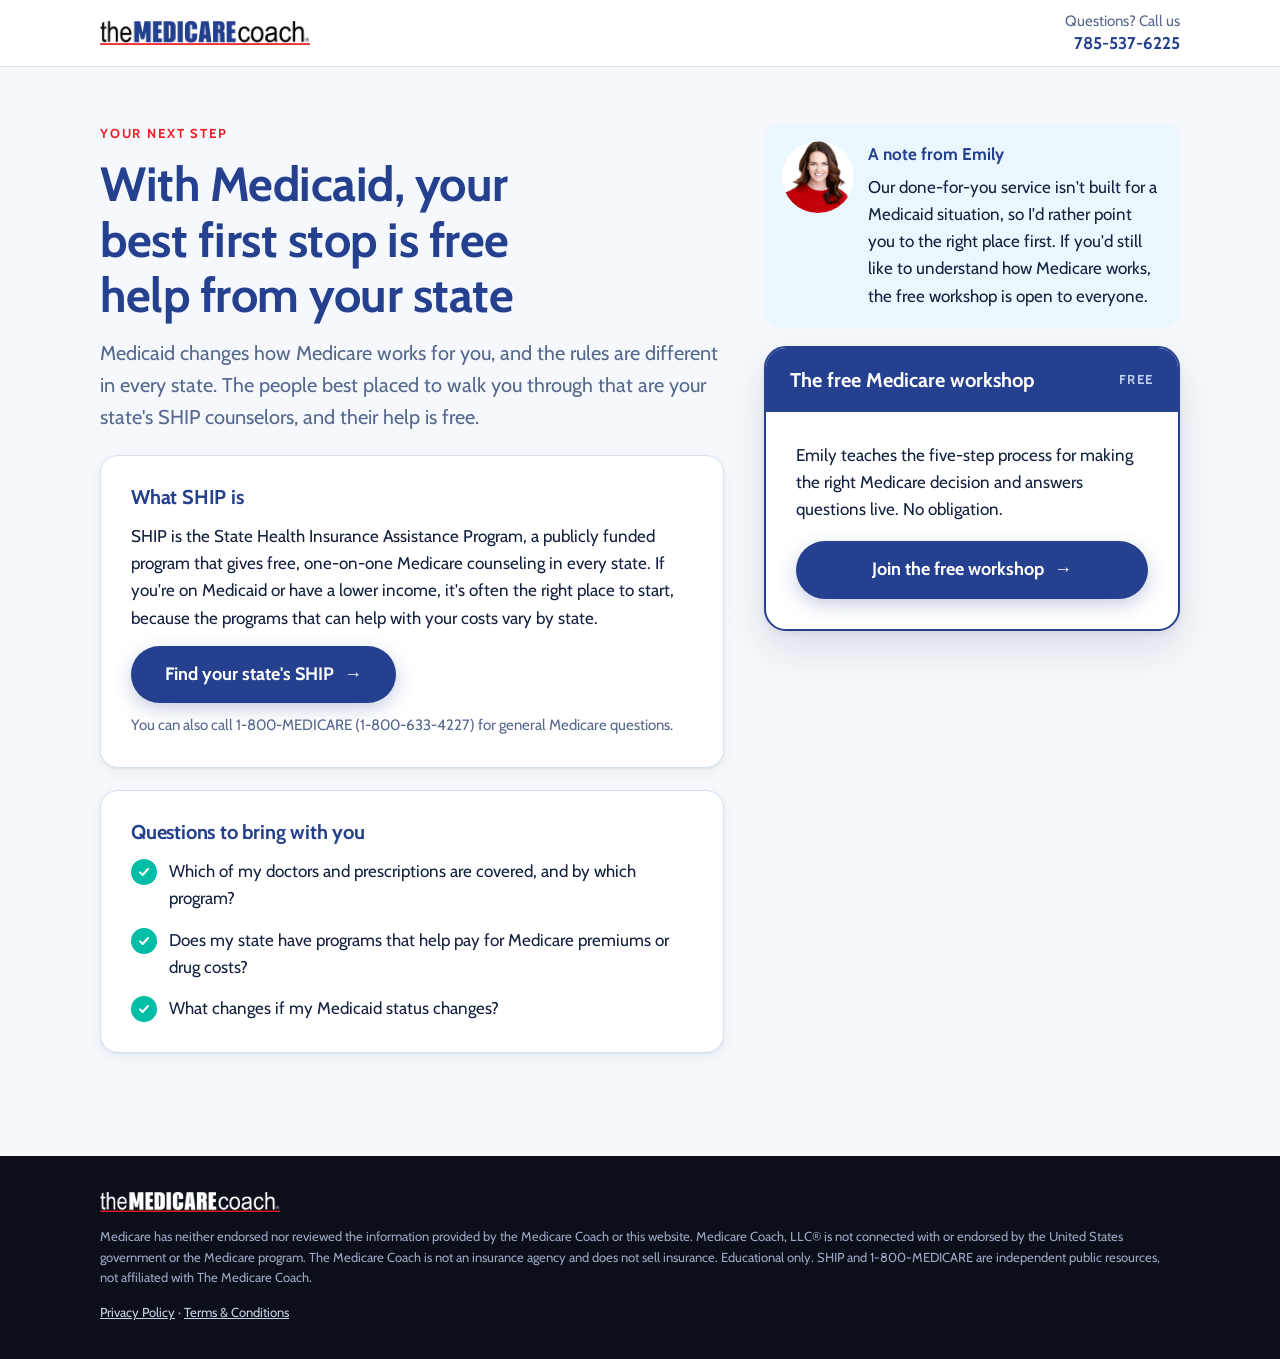
<file: ship.html>
<!DOCTYPE html>
<html lang="en">
<head>
<meta charset="utf-8">
<meta name="viewport" content="width=device-width, initial-scale=1, viewport-fit=cover">
<title>Your Medicare Starting Point | The Medicare Coach</title>
<meta name="robots" content="noindex">
<link rel="preconnect" href="https://fonts.googleapis.com">
<link rel="preconnect" href="https://fonts.gstatic.com" crossorigin>
<link rel="stylesheet" href="https://fonts.googleapis.com/css2?family=Cabin:ital,wght@0,400;0,600;0,700;1,500&display=swap">
<link rel="stylesheet" href="assets/tmc.css">
<link rel="stylesheet" href="assets/routes.css">
</head>
<body>

<header class="topbar"><div class="wrap"><a href="index.html"><img class="logo" src="assets/img/logo.png" alt="The Medicare Coach" width="210" height="24"></a><div class="phone">Questions? Call us<b class="tnum">785-537-6225</b></div></div></header>

<section class="sec sec-mist" style="padding-top:clamp(28px,5vw,56px)">
  <div class="wrap res-grid">
    <div class="stack" style="gap:22px">
      <div class="stack" style="gap:14px">
        <span class="eyebrow">Your next step<span class="if-name"> · <span data-name></span></span></span>
        <h1 style="font-size:var(--fs-2xl)">With Medicaid, your best first stop is free help from your state</h1>
        <p class="lede">Medicaid changes how Medicare works for you, and the rules are different in every state. The people best placed to walk you through that are your state's SHIP counselors, and their help is free.</p>
      </div>

      <div class="card stack" style="gap:14px">
        <h3 style="color:var(--navy)">What SHIP is</h3>
        <p>SHIP is the State Health Insurance Assistance Program, a publicly funded program that gives free, one-on-one Medicare counseling in every state. If you're on Medicaid or have a lower income, it's often the right place to start, because the programs that can help with your costs vary by state.</p>
        <div class="stack" style="gap:10px;align-items:flex-start">
          <a class="btn btn-navy" href="#" data-href="shipUrl" rel="noopener">Find your state's SHIP <span class="arrow" aria-hidden="true">→</span></a>
          <span class="muted" style="font-size:var(--fs-sm)">You can also call 1-800-MEDICARE (1-800-633-4227) for general Medicare questions.</span>
        </div>
      </div>

      <div class="card stack" style="gap:14px">
        <h3 style="color:var(--navy)">Questions to bring with you</h3>
        <ul class="checks">
          <li><span>Which of my doctors and prescriptions are covered, and by which program?</span></li>
          <li><span>Does my state have programs that help pay for Medicare premiums or drug costs?</span></li>
          <li><span>What changes if my Medicaid status changes?</span></li>
        </ul>
      </div>
    </div>

    <aside class="side">
      <div class="emily-note">
        <img src="assets/img/emily-cutout.webp" alt="Emily" width="72" height="72">
        <div class="stack" style="gap:6px"><b>A note from Emily</b><span>Our done-for-you service isn't built for a Medicaid situation, so I'd rather point you to the right place first. If you'd still like to understand how Medicare works, the free workshop is open to everyone.</span></div>
      </div>
      <div class="next">
        <div class="nh"><b>The free Medicare workshop</b><span>Free</span></div>
        <div class="nb">
          <p>Emily teaches the five-step process for making the right Medicare decision and answers questions live. No obligation.</p>
          <a class="btn btn-navy" href="#" data-href="workshop" style="width:100%">Join the free workshop <span class="arrow" aria-hidden="true">→</span></a>
        </div>
      </div>
    </aside>
  </div>
</section>

<footer class="foot"><div class="wrap">
  <img src="assets/img/logo-white.png" alt="The Medicare Coach" width="180" height="20">
  <p>Medicare has neither endorsed nor reviewed the information provided by the Medicare Coach or this website. Medicare Coach, LLC® is not connected with or endorsed by the United States government or the Medicare program. The Medicare Coach is not an insurance agency and does not sell insurance. Educational only. SHIP and 1-800-MEDICARE are independent public resources, not affiliated with The Medicare Coach.</p>
  <p><a href="https://www.themedicarecoach.com/privacy-policy/">Privacy Policy</a> · <a href="https://www.themedicarecoach.com/terms-and-conditions/">Terms &amp; Conditions</a></p>
</div></footer>

<script src="assets/routing.js"></script>
<script src="assets/tmc.js"></script>
</body>
</html>
</file>
<file: assets/tmc.css>
/* The Medicare Coach: funnel design system (VSL + quiz funnels, 2026-10-16)
   Layout concept: "kitchen-table dossier". Calm white and sky sections, deep-navy bands for the
   moments that matter, Emily's own black hook band (white line + red line) as the signature device,
   and the Golden Ticket Window timeline as the one diagram every page leans on.
   Brand tokens are verified against themedicarecoach.com (brand/brand-guide.md). Single light look by design. */
:root {
  color-scheme: light;
  --navy: #24408E;          /* primary: headlines, structure */
  --navy-deep: #1A2F66;     /* dark editorial bands */
  --ink: #14213F;           /* body text, navy-biased near-black */
  --red: #ED1C24;           /* DR CTA buttons + hook line 2 only */
  --red-deep: #C8141B;
  --teal: #00BDA5;          /* "window open" / positive state */
  --sky: #EBF7FF;           /* soft section ground */
  --mist: #F5F9FD;
  --paper: #FFFFFF;
  --line: #D5E1EF;
  --muted: #56688C;
  --band: #0B0F1A;          /* hook band black, slightly navy */
  --closed: #A9B4C6;        /* "window closed" grey */

  --display: "Cabin", "Helvetica Neue", Arial, sans-serif;
  --body: "Cabin", "Helvetica Neue", Arial, sans-serif;

  --r-sm: 10px;
  --r-lg: 18px;
  --shadow-1: 0 1px 2px rgba(20,33,63,.06), 0 4px 14px rgba(20,33,63,.06);
  --shadow-2: 0 2px 6px rgba(20,33,63,.08), 0 18px 40px rgba(20,33,63,.12);

  --fs-xs: .8125rem; --fs-sm: .9375rem; --fs-md: 1.0625rem; --fs-lg: 1.25rem;
  --fs-xl: clamp(1.5rem, 1.1rem + 1.6vw, 2.125rem);
  --fs-2xl: clamp(1.875rem, 1.2rem + 2.8vw, 3rem);
  --fs-3xl: clamp(2.125rem, 1.2rem + 3.8vw, 3.75rem);
  --wrap: 1120px;
}

*, *::before, *::after { box-sizing: border-box; }
html { -webkit-text-size-adjust: 100%; scroll-behavior: smooth; }
body {
  margin: 0; background: var(--paper); color: var(--ink);
  font-family: var(--body); font-size: var(--fs-md); line-height: 1.6;
  -webkit-font-smoothing: antialiased;
}
img { max-width: 100%; height: auto; display: block; }
a { color: var(--navy); }
h1, h2, h3, h4 { font-family: var(--display); color: var(--navy); line-height: 1.15; margin: 0; text-wrap: balance; letter-spacing: -.01em; }
h1 { font-size: var(--fs-3xl); font-weight: 700; }
h2 { font-size: var(--fs-2xl); font-weight: 700; }
h3 { font-size: var(--fs-lg); font-weight: 700; }
p { margin: 0; }
:focus-visible { outline: 3px solid var(--teal); outline-offset: 3px; border-radius: 4px; }

.wrap { max-width: var(--wrap); margin-inline: auto; padding-left: max(20px, env(safe-area-inset-left, 0px)); padding-right: max(20px, env(safe-area-inset-right, 0px)); }
.narrow { max-width: 760px; }
.stack { display: flex; flex-direction: column; gap: 18px; }
.center { text-align: center; }
.center .stack, .stack.center { align-items: center; }
.lede { font-size: var(--fs-lg); color: var(--muted); max-width: 62ch; }
.eyebrow { font-size: var(--fs-xs); font-weight: 700; letter-spacing: .14em; text-transform: uppercase; color: var(--red); }
.eyebrow.teal { color: var(--teal); }
.eyebrow.light { color: #9FB6E8; }
.muted { color: var(--muted); }
.tnum { font-variant-numeric: tabular-nums; }

/* ---------- Top bar ---------- */
.topbar { background: var(--paper); border-bottom: 1px solid var(--line); position: sticky; top: env(safe-area-inset-top, 0px); z-index: 30; }
.topbar .wrap { display: flex; align-items: center; justify-content: space-between; gap: 16px; padding-block: 12px; }
.topbar .logo { width: 210px; }
.topbar .phone { font-size: var(--fs-sm); color: var(--muted); text-align: right; line-height: 1.3; }
.topbar .phone b { color: var(--navy); font-size: var(--fs-md); display: block; }
.trustline { background: var(--navy-deep); color: #DCE6FA; font-size: var(--fs-xs); letter-spacing: .06em; text-transform: uppercase; font-weight: 600; }
.trustline .wrap { display: flex; flex-wrap: wrap; gap: 6px 22px; justify-content: center; padding-block: 8px; }
.trustline span::before { content: ""; display: inline-block; width: 6px; height: 6px; border-radius: 50%; background: var(--teal); margin-right: 8px; vertical-align: middle; }

/* ---------- Hook band (Emily's ad format: black band, white line, red line) ---------- */
.hookband { background: var(--band); color: #fff; }
.hookband .wrap { padding-block: clamp(26px, 4vw, 44px); }
.hookband h1, .hookband .h1 { color: #fff; font-size: var(--fs-3xl); font-weight: 700; line-height: 1.08; }
.hookband .l2 { display: block; color: var(--red); }
.hookband p { color: #C9D3E6; margin-top: 14px; font-size: var(--fs-lg); max-width: 60ch; }
.hookband.center p { margin-inline: auto; }

/* ---------- Buttons ---------- */
.btn { display: inline-flex; align-items: center; justify-content: center; gap: 10px; font-family: var(--display); font-weight: 700; font-size: 1.125rem; text-decoration: none; border: 0; cursor: pointer; border-radius: 999px; padding: 18px 34px; min-height: 56px; transition: transform .15s ease, box-shadow .15s ease, background .15s ease; text-align: center; line-height: 1.2; }
.btn-red { background: var(--red); color: #fff; box-shadow: 0 6px 18px rgba(237,28,36,.28); }
.btn-red:hover { background: var(--red-deep); transform: translateY(-1px); }
.btn-navy { background: var(--navy); color: #fff; box-shadow: 0 6px 18px rgba(36,64,142,.25); }
.btn-navy:hover { background: var(--navy-deep); transform: translateY(-1px); }
.btn-ghost { background: transparent; color: var(--navy); border: 2px solid var(--navy); }
.btn .arrow { transition: transform .15s ease; }
.btn:hover .arrow { transform: translateX(3px); }
.btn-sub { font-size: var(--fs-sm); color: var(--muted); }
.on-dark .btn-sub { color: #AFC0E2; }

/* ---------- Sections ---------- */
.sec { padding-block: clamp(56px, 8vw, 104px); }
.sec-sky { background: var(--sky); }
.sec-mist { background: var(--mist); }
.sec-dark { background: var(--navy-deep); color: #DCE6FA; }
.sec-dark h2, .sec-dark h3 { color: #fff; }
.sec-dark .lede, .sec-dark .muted { color: #AFC0E2; }
.sec-head { display: flex; flex-direction: column; gap: 14px; margin-bottom: clamp(28px, 4vw, 48px); }
.sec-head.center { align-items: center; text-align: center; }

.grid-2 { display: grid; grid-template-columns: repeat(2, minmax(0, 1fr)); gap: clamp(24px, 4vw, 56px); align-items: center; }
.grid-3 { display: grid; grid-template-columns: repeat(3, minmax(0, 1fr)); gap: 22px; }
.grid-4 { display: grid; grid-template-columns: repeat(4, minmax(0, 1fr)); gap: 18px; }
@media (max-width: 900px) { .grid-3, .grid-4 { grid-template-columns: repeat(2, minmax(0, 1fr)); } }
@media (max-width: 720px) { .grid-2, .grid-3 { grid-template-columns: minmax(0, 1fr); } }
@media (max-width: 420px) { .grid-4 { grid-template-columns: minmax(0, 1fr); } }

/* ---------- Video player ---------- */
.player-wrap { background: linear-gradient(var(--band) 0 46%, var(--paper) 46% 100%); padding-bottom: 8px; }
.player { position: relative; max-width: 960px; margin-inline: auto; aspect-ratio: 16 / 9; border-radius: var(--r-lg); overflow: hidden; background: var(--navy-deep); box-shadow: var(--shadow-2); border: 1px solid rgba(255,255,255,.08); }
.player img.poster { position: absolute; inset: 0; width: 100%; height: 100%; object-fit: cover; object-position: 70% 20%; }
.player .shade { position: absolute; inset: 0; background: linear-gradient(90deg, rgba(11,15,26,.86) 0%, rgba(11,15,26,.55) 45%, rgba(11,15,26,0) 75%); }
.player .ptxt { position: absolute; left: clamp(18px, 4vw, 44px); top: 50%; transform: translateY(-50%); max-width: 46%; color: #fff; display: flex; flex-direction: column; gap: 10px; }
.player .ptxt b { font-family: var(--display); font-size: clamp(1.05rem, .6rem + 1.8vw, 2rem); line-height: 1.12; }
.player .ptxt .red { color: #FF5A60; }
.player .ptxt small { color: #C9D3E6; font-size: var(--fs-sm); }
.player button.play { position: absolute; left: clamp(18px, 4vw, 44px); bottom: clamp(16px, 4vw, 36px); display: inline-flex; align-items: center; gap: 12px; background: var(--red); color: #fff; border: 0; border-radius: 999px; padding: 12px 22px 12px 12px; font: 700 1rem var(--display); cursor: pointer; box-shadow: 0 8px 24px rgba(237,28,36,.4); }
.player button.play .tri { width: 40px; height: 40px; border-radius: 50%; background: #fff; display: grid; place-items: center; }
.player button.play .tri::after { content: ""; border-left: 14px solid var(--red); border-top: 9px solid transparent; border-bottom: 9px solid transparent; margin-left: 4px; }
.player .cc { position: absolute; right: 14px; top: 14px; background: rgba(0,0,0,.55); color: #fff; font-size: var(--fs-xs); font-weight: 700; padding: 4px 9px; border-radius: 6px; letter-spacing: .06em; }
.player .notice { position: absolute; inset: 0; background: rgba(11,15,26,.92); color: #fff; display: flex; flex-direction: column; gap: 10px; align-items: center; justify-content: center; text-align: center; padding: 24px; }
@media (max-width: 560px) { .player .ptxt { max-width: 62%; top: 42%; } .player .ptxt small { display: none; } }

/* ---------- Cards / bullets ---------- */
.card { background: var(--paper); border: 1px solid var(--line); border-radius: var(--r-lg); padding: clamp(20px, 3vw, 30px); box-shadow: var(--shadow-1); }
.checks { list-style: none; padding: 0; margin: 0; display: flex; flex-direction: column; gap: 14px; }
.checks li { display: grid; grid-template-columns: 26px minmax(0, 1fr); gap: 12px; align-items: start; }
.checks li::before { content: ""; width: 26px; height: 26px; border-radius: 50%; background: var(--teal) url("data:image/svg+xml,%3Csvg xmlns='http://www.w3.org/2000/svg' viewBox='0 0 24 24'%3E%3Cpath d='M6 12.5l4 4 8-9' fill='none' stroke='white' stroke-width='3' stroke-linecap='round' stroke-linejoin='round'/%3E%3C/svg%3E") center/16px no-repeat; margin-top: 1px; }
.checks.x li::before { background: #E8EDF5 url("data:image/svg+xml,%3Csvg xmlns='http://www.w3.org/2000/svg' viewBox='0 0 24 24'%3E%3Cpath d='M7 7l10 10M17 7L7 17' fill='none' stroke='%2356688C' stroke-width='3' stroke-linecap='round'/%3E%3C/svg%3E") center/14px no-repeat; }

/* Independence trio */
.trio { display: grid; grid-template-columns: repeat(3, minmax(0, 1fr)); gap: 0; border: 1px solid var(--line); border-radius: var(--r-lg); overflow: hidden; background: var(--paper); }
.trio div { padding: 22px; display: flex; flex-direction: column; gap: 6px; }
.trio div + div { border-left: 1px solid var(--line); }
.trio b { font-family: var(--display); color: var(--navy); font-size: var(--fs-lg); }
.trio b s { text-decoration-color: var(--red); text-decoration-thickness: 3px; }
.trio span { color: var(--muted); font-size: var(--fs-sm); }
@media (max-width: 720px) { .trio { grid-template-columns: minmax(0, 1fr); } .trio div + div { border-left: 0; border-top: 1px solid var(--line); } }

/* ---------- Golden Ticket Window (signature diagram) ---------- */
.gtw { background: var(--paper); border-radius: var(--r-lg); padding: clamp(20px, 3.5vw, 36px); box-shadow: var(--shadow-2); color: var(--ink); }
.gtw-track { position: relative; display: grid; grid-template-columns: 34fr 66fr; height: 64px; border-radius: 12px; overflow: hidden; margin-top: 18px; }
.gtw-open { background: repeating-linear-gradient(135deg, var(--teal) 0 14px, #12C9B1 14px 28px); color: #fff; display: flex; align-items: center; padding-inline: 16px; font-weight: 700; font-size: var(--fs-sm); line-height: 1.2; }
.gtw-closed { background: #E9EEF5; color: var(--muted); display: flex; align-items: center; gap: 10px; padding-inline: 16px; font-weight: 700; font-size: var(--fs-sm); line-height: 1.2; }
.gtw-closed svg { flex: none; }
.gtw-scale { display: grid; grid-template-columns: 34fr 66fr; font-size: var(--fs-xs); color: var(--muted); margin-top: 8px; font-weight: 600; }
.gtw-scale span:last-child { text-align: right; }
.gtw-legend { display: grid; grid-template-columns: repeat(2, minmax(0, 1fr)); gap: 18px; margin-top: 22px; }
.gtw-legend div { display: flex; flex-direction: column; gap: 4px; font-size: var(--fs-sm); }
.gtw-legend b { color: var(--navy); font-size: var(--fs-md); }
.gtw-legend .k { width: 30px; height: 6px; border-radius: 3px; background: var(--teal); }
.gtw-legend .k.c { background: var(--closed); }
@media (max-width: 560px) { .gtw-track { height: 76px; grid-template-columns: 42fr 58fr; } .gtw-scale { grid-template-columns: 42fr 58fr; } .gtw-legend { grid-template-columns: minmax(0, 1fr); } }

/* Fork (dual stake) */
.fork { display: grid; grid-template-columns: repeat(2, minmax(0, 1fr)); gap: 16px; }
.fork div { border-radius: var(--r-lg); padding: 22px; display: flex; flex-direction: column; gap: 6px; }
.fork .good { background: #E3F8F4; border: 1px solid #A8E6DB; }
.fork .bad { background: #FDECEC; border: 1px solid #F6B9BB; }
.fork b { font-family: var(--display); font-size: var(--fs-lg); color: var(--ink); }
@media (max-width: 560px) { .fork { grid-template-columns: minmax(0, 1fr); } }

/* ---------- Stats ---------- */
.stats { display: grid; grid-template-columns: repeat(4, minmax(0, 1fr)); gap: 0; }
.stats div { padding: 8px 18px; display: flex; flex-direction: column; gap: 4px; }
.stats div + div { border-left: 1px solid rgba(255,255,255,.14); }
.stats b { font-family: var(--display); font-size: var(--fs-2xl); color: #fff; font-variant-numeric: tabular-nums; line-height: 1; }
.stats span { font-size: var(--fs-sm); color: #AFC0E2; }
@media (max-width: 760px) { .stats { grid-template-columns: repeat(2, minmax(0, 1fr)); row-gap: 26px; } .stats div:nth-child(3) { border-left: 0; } }

/* ---------- Five steps ---------- */
.steps { display: grid; grid-template-columns: repeat(5, minmax(0, 1fr)); gap: 14px; counter-reset: s; }
.steps li { list-style: none; background: var(--paper); border: 1px solid var(--line); border-radius: var(--r-lg); padding: 20px 18px; display: flex; flex-direction: column; gap: 8px; position: relative; }
.steps li::before { counter-increment: s; content: counter(s); font-family: var(--display); font-weight: 700; color: #fff; background: var(--navy); width: 34px; height: 34px; border-radius: 50%; display: grid; place-items: center; font-size: 1rem; }
.steps b { color: var(--navy); font-family: var(--display); font-size: 1.0625rem; line-height: 1.25; }
.steps span { font-size: var(--fs-sm); color: var(--muted); line-height: 1.5; }
.steps { padding: 0; margin: 0; }
@media (max-width: 980px) { .steps { grid-template-columns: repeat(2, minmax(0, 1fr)); } }
@media (max-width: 520px) { .steps { grid-template-columns: minmax(0, 1fr); } }

/* ---------- Reviews ---------- */
.reviews { columns: 3 300px; column-gap: 20px; }
.review { break-inside: avoid; margin: 0 0 20px; background: var(--paper); border: 1px solid var(--line); border-radius: var(--r-lg); padding: 22px; display: flex; flex-direction: column; gap: 12px; box-shadow: var(--shadow-1); }
.review .stars { color: #F2A900; letter-spacing: 2px; font-size: 1rem; }
.review blockquote { margin: 0; font-size: var(--fs-md); line-height: 1.6; color: var(--ink); }
.review figcaption { display: flex; align-items: center; gap: 10px; font-size: var(--fs-sm); color: var(--muted); }
.review .av { width: 36px; height: 36px; border-radius: 50%; background: var(--navy); color: #fff; display: grid; place-items: center; font-weight: 700; flex: none; }
.review figcaption b { color: var(--ink); display: block; }
.src-note { font-size: var(--fs-xs); color: var(--muted); margin-top: 6px; }

/* ---------- Emily / about ---------- */
.about-photo { position: relative; border-radius: var(--r-lg); overflow: hidden; background: var(--sky); aspect-ratio: 4 / 5; max-width: 100%; }
.about-photo img { width: 100%; height: 100%; object-fit: cover; object-position: 50% 20%; }
.about-photo .tag { position: absolute; left: 14px; bottom: 14px; background: var(--paper); border-radius: 12px; padding: 10px 14px; box-shadow: var(--shadow-1); font-size: var(--fs-sm); line-height: 1.3; }
.about-photo .tag b { color: var(--navy); display: block; }
.signature { font-family: var(--display); font-style: italic; color: var(--navy); font-size: var(--fs-lg); }

/* ---------- FAQ ---------- */
.faq { display: flex; flex-direction: column; gap: 12px; }
.faq details { background: var(--paper); border: 1px solid var(--line); border-radius: var(--r-sm); }
.faq summary { cursor: pointer; list-style: none; padding: 18px 52px 18px 20px; font-weight: 700; color: var(--navy); position: relative; font-size: var(--fs-md); }
.faq summary::-webkit-details-marker { display: none; }
.faq summary::after { content: "+"; position: absolute; right: 20px; top: 50%; transform: translateY(-50%); font-size: 1.5rem; color: var(--red); font-weight: 400; }
.faq details[open] summary::after { content: "\2212"; }
.faq .a { padding: 0 20px 20px; color: var(--ink); display: flex; flex-direction: column; gap: 10px; }

/* ---------- Offer / price ---------- */
.price-card { background: var(--paper); border-radius: 22px; border: 2px solid var(--navy); box-shadow: var(--shadow-2); overflow: hidden; }
.price-card .ph { background: var(--navy); color: #fff; padding: 18px 26px; display: flex; justify-content: space-between; align-items: center; gap: 12px; flex-wrap: wrap; }
.price-card .ph b { font-family: var(--display); font-size: var(--fs-lg); }
.price-card .ph span { font-size: var(--fs-xs); text-transform: uppercase; letter-spacing: .12em; color: #BFD0F2; font-weight: 700; }
.price-card .pb { padding: clamp(20px, 3vw, 32px); display: flex; flex-direction: column; gap: 18px; }
.price-row { display: flex; align-items: baseline; gap: 14px; flex-wrap: wrap; }
.price-row s { color: var(--muted); font-size: var(--fs-lg); }
.price-row .big { font-family: var(--display); font-weight: 700; color: var(--navy); font-size: clamp(2.75rem, 2rem + 3vw, 4rem); line-height: 1; font-variant-numeric: tabular-nums; }
.price-row .once { color: var(--muted); font-size: var(--fs-sm); }
.price-opts { display: grid; grid-template-columns: repeat(2, minmax(0, 1fr)); gap: 12px; }
.price-opts div { background: var(--mist); border: 1px solid var(--line); border-radius: var(--r-sm); padding: 14px 16px; font-size: var(--fs-sm); display: flex; flex-direction: column; gap: 2px; }
.price-opts b { color: var(--navy); font-size: var(--fs-md); }
@media (max-width: 480px) { .price-opts { grid-template-columns: minmax(0, 1fr); } }
.incl { list-style: none; margin: 0; padding: 0; display: flex; flex-direction: column; }
.incl li { display: grid; grid-template-columns: 44px minmax(0, 1fr); gap: 14px; padding: 16px 0; border-bottom: 1px dashed var(--line); }
.incl li:last-child { border-bottom: 0; }
.incl .ic { width: 44px; height: 44px; border-radius: 12px; background: var(--sky); color: var(--navy); display: grid; place-items: center; font-weight: 700; font-family: var(--display); }
.incl .ic.bonus { background: #FFF4D6; color: #9A6B00; font-size: .7rem; letter-spacing: .04em; }
.incl b { color: var(--navy); display: block; }
.incl span { color: var(--muted); font-size: var(--fs-sm); }

/* ---------- Footer ---------- */
.foot { background: var(--band); color: #9AA8C4; font-size: var(--fs-xs); line-height: 1.6; }
.foot .wrap { padding-block: 36px; display: flex; flex-direction: column; gap: 14px; }
.foot img { width: 180px; }
.foot a { color: #C9D3E6; }

/* ---------- Sticky bottom CTA (appears after hero) ---------- */
.sticky-cta { position: fixed; left: 0; right: 0; bottom: 0; z-index: 40; background: rgba(255,255,255,.97); border-top: 1px solid var(--line); box-shadow: 0 -8px 24px rgba(20,33,63,.08); padding: 10px max(16px, env(safe-area-inset-right, 0px)) calc(10px + env(safe-area-inset-bottom, 0px)) max(16px, env(safe-area-inset-left, 0px)); display: flex; align-items: center; justify-content: center; gap: 16px; transform: translateY(110%); transition: transform .25s ease; }
.sticky-cta.show { transform: none; }
.sticky-cta .t { font-size: var(--fs-sm); color: var(--muted); }
.sticky-cta .t b { color: var(--navy); }
.sticky-cta .btn { padding: 12px 22px; min-height: 48px; font-size: 1rem; }
@media (max-width: 560px) { .sticky-cta .t { display: none; } .sticky-cta .btn { width: 100%; } }

/* ---------- Motion (visible at rest; transform-only reveal) ---------- */
.rv { transition: transform .7s cubic-bezier(.2,.7,.2,1); }
.js .rv:not(.in) { transform: translateY(18px); }
@media (prefers-reduced-motion: reduce) { .rv, .btn, .sticky-cta { transition: none !important; } .js .rv:not(.in) { transform: none; } html { scroll-behavior: auto; } }

/* ---------- Quiz ---------- */
.qz-shell { min-height: 100%; display: flex; flex-direction: column; background: var(--mist); }
.qz-top { background: var(--paper); border-bottom: 1px solid var(--line); }
.qz-top .wrap { display: flex; align-items: center; justify-content: space-between; gap: 14px; padding-block: 12px; }
.qz-top .logo { width: 170px; }
.qz-top .count { font-size: var(--fs-sm); color: var(--muted); font-variant-numeric: tabular-nums; }
.qz-bar { height: 6px; background: #DFE8F3; }
.qz-bar i { display: block; height: 100%; width: 0; background: linear-gradient(90deg, var(--navy), var(--teal)); transition: width .45s ease; }
.qz-main { flex: 1; overflow-x: hidden; display: flex; align-items: flex-start; justify-content: center; padding-block: clamp(28px, 6vw, 64px) 48px; }
.qz-card { width: 100%; max-width: 640px; display: flex; flex-direction: column; gap: 22px; }
.qz-card .qn { font-size: var(--fs-xs); font-weight: 700; letter-spacing: .14em; text-transform: uppercase; color: var(--red); }
.qz-card h2 { font-size: var(--fs-xl); }
.qz-card .hint { color: var(--muted); font-size: var(--fs-sm); margin-top: -10px; }
.opts { display: flex; flex-direction: column; gap: 12px; }
.opt { display: flex; align-items: center; gap: 14px; width: 100%; text-align: left; background: var(--paper); border: 2px solid var(--line); border-radius: 14px; padding: 16px 18px; min-height: 60px; font: 600 var(--fs-md) var(--body); color: var(--ink); cursor: pointer; transition: border-color .15s, background .15s, transform .15s; }
.opt:hover { border-color: var(--navy); transform: translateY(-1px); }
.opt .dot { flex: none; width: 22px; height: 22px; border-radius: 50%; border: 2px solid var(--line); }
.opt.sel { border-color: var(--navy); background: #EAF1FF; }
.opt.sel .dot { border-color: var(--navy); background: var(--navy) url("data:image/svg+xml,%3Csvg xmlns='http://www.w3.org/2000/svg' viewBox='0 0 24 24'%3E%3Cpath d='M6 12.5l4 4 8-9' fill='none' stroke='white' stroke-width='3.2' stroke-linecap='round' stroke-linejoin='round'/%3E%3C/svg%3E") center/14px no-repeat; }
.scale { display: grid; grid-template-columns: repeat(5, minmax(0, 1fr)); gap: 8px; }
.scale .opt { flex-direction: column; justify-content: center; text-align: center; padding: 14px 6px; font-size: var(--fs-sm); gap: 8px; }
.scale-ends { display: flex; justify-content: space-between; font-size: var(--fs-xs); color: var(--muted); font-weight: 600; }
@media (max-width: 520px) { .scale { grid-template-columns: minmax(0, 1fr); } .scale .opt { flex-direction: row; justify-content: flex-start; text-align: left; } .scale-ends { display: none; } }
.qz-back { background: none; border: 0; color: var(--muted); font: 600 var(--fs-sm) var(--body); cursor: pointer; align-self: flex-start; padding: 6px 0; }
.qz-anim { animation: qzIn .38s cubic-bezier(.2,.7,.2,1); }
@keyframes qzIn { from { transform: translateX(12px); } to { transform: none; } }
@media (prefers-reduced-motion: reduce) { .qz-anim { animation: none; } .qz-bar i { transition: none; } }

.inter { background: var(--navy-deep); color: #DCE6FA; border-radius: 22px; padding: clamp(24px, 5vw, 44px); display: flex; flex-direction: column; gap: 18px; box-shadow: var(--shadow-2); }
.inter h2 { color: #fff; }
.inter .big { font-family: var(--display); font-weight: 700; font-size: clamp(3rem, 2rem + 4vw, 4.5rem); line-height: 1; color: var(--teal); font-variant-numeric: tabular-nums; }
.field { display: flex; flex-direction: column; gap: 6px; }
.field label { font-weight: 700; font-size: var(--fs-sm); color: var(--navy); }
.field input { font: 400 1.0625rem var(--body); padding: 15px 16px; border-radius: 12px; border: 2px solid var(--line); background: var(--paper); color: var(--ink); min-height: 54px; width: 100%; }
.field input:focus { border-color: var(--navy); outline: none; box-shadow: 0 0 0 4px rgba(36,64,142,.12); }
.field .err { color: var(--red-deep); font-size: var(--fs-sm); }
.loader { display: flex; flex-direction: column; gap: 16px; align-items: center; text-align: center; }
.loader .ring { width: 72px; height: 72px; border-radius: 50%; border: 6px solid #DFE8F3; border-top-color: var(--navy); animation: spin 1s linear infinite; }
@keyframes spin { to { transform: rotate(360deg); } }
.loader ul { list-style: none; padding: 0; margin: 0; display: flex; flex-direction: column; gap: 8px; color: var(--muted); font-size: var(--fs-sm); }
.loader li.done { color: var(--navy); font-weight: 700; }
.loader li.done::before { content: "\2713  "; color: var(--teal); }

/* ---------- Results report ---------- */
.report { background: var(--paper); border-radius: 22px; box-shadow: var(--shadow-2); overflow: hidden; border: 1px solid var(--line); }
.report-head { background: var(--band); color: #fff; padding: clamp(22px, 4vw, 36px); display: grid; grid-template-columns: minmax(0, 1fr) auto; gap: 18px; align-items: center; }
.report-head .kicker { font-size: var(--fs-xs); letter-spacing: .14em; text-transform: uppercase; color: #9FB6E8; font-weight: 700; }
.report-head h2 { color: #fff; font-size: var(--fs-2xl); margin-top: 6px; }
.report-head h2 .l2 { color: var(--red); display: block; }
.report-head .meta { font-size: var(--fs-sm); color: #C9D3E6; margin-top: 8px; }
.badge { width: 104px; height: 104px; border-radius: 50%; background: var(--paper); color: var(--navy); display: grid; place-items: center; text-align: center; font-family: var(--display); font-weight: 700; line-height: 1.05; border: 4px solid var(--teal); font-size: .8rem; padding: 10px; }
.badge b { font-size: 2rem; display: block; }
@media (max-width: 520px) { .report-head { grid-template-columns: minmax(0, 1fr); } .badge { width: 88px; height: 88px; } }
.report-body { padding: clamp(20px, 4vw, 36px); display: flex; flex-direction: column; gap: 26px; }
.meter { display: grid; grid-template-columns: 170px minmax(0, 1fr) 70px; gap: 14px; align-items: center; font-size: var(--fs-sm); }
.meter .lab { font-weight: 700; color: var(--ink); }
.meter .trk { height: 12px; background: #E6ECF4; border-radius: 6px; overflow: hidden; }
.meter .trk i { display: block; height: 100%; border-radius: 6px; }
.meter .val { text-align: right; font-weight: 700; font-variant-numeric: tabular-nums; }
.lvl-high { background: var(--red); } .lvl-mid { background: #F2A900; } .lvl-low { background: var(--teal); }
.txt-high { color: var(--red-deep); } .txt-mid { color: #9A6B00; } .txt-low { color: #00806F; }
@media (max-width: 560px) { .meter { grid-template-columns: minmax(0, 1fr) 64px; } .meter .trk { grid-column: 1 / -1; grid-row: 2; } }
.why { list-style: none; padding: 0; margin: 0; display: flex; flex-direction: column; gap: 14px; }
.why li { background: var(--mist); border-left: 4px solid var(--navy); border-radius: 0 12px 12px 0; padding: 14px 18px; display: flex; flex-direction: column; gap: 4px; }
.why li b { color: var(--navy); }
.why li .you { font-size: var(--fs-xs); text-transform: uppercase; letter-spacing: .1em; color: var(--muted); font-weight: 700; }

.disclaim { font-size: var(--fs-xs); color: var(--muted); }

/* Compact pre-frame for the VSL page: the player must show on first paint */
.hookband.compact .wrap { padding-block: clamp(18px, 2.6vw, 28px); gap: 10px; }
.hookband.compact h1 { font-size: clamp(1.75rem, 1.1rem + 2.4vw, 2.75rem); }
.hookband.compact p { font-size: var(--fs-md); margin-top: 4px; }
@media (max-width: 560px) { .hookband.compact p { display: none; } }
.trio b::before { content: "\2715"; display: inline-grid; place-items: center; width: 26px; height: 26px; border-radius: 50%; background: #FDECEC; color: var(--red); font-size: .8rem; margin-right: 10px; vertical-align: 2px; }
@media (max-width: 520px) {
  .topbar .logo { width: 150px; }
  .topbar .phone { font-size: 0; }
  .topbar .phone b { font-size: .9375rem; }
  .topbar .btn { white-space: nowrap; padding: 10px 16px !important; font-size: .875rem !important; }
}
</file>
<file: assets/routes.css>
/* Additions for the routing funnel. Tokens come from tmc.css (verified brand: navy #24408E, red #ED1C24, teal #00BDA5, Cabin). */

.qz-legal { font-size: var(--fs-xs); color: var(--muted); text-align: center; padding: 0 20px 28px; max-width: 640px; margin: 0 auto; }
.qz-legal a { color: var(--navy); }

/* Hook-band hero with Emily on the right (the same device as her ads). */
.hb-grid { display: grid; grid-template-columns: minmax(0, 1.15fr) minmax(0, .85fr); gap: clamp(16px, 3vw, 40px); align-items: end; }
.hb-copy { display: flex; flex-direction: column; gap: 18px; padding-block: clamp(30px, 5vw, 64px); }
.hb-copy .btn-sub { color: #AFC0E2; }
.hb-pic { align-self: end; display: flex; justify-content: center; }
.hb-pic img { width: min(100%, 440px); height: auto; display: block; }
.hookband .hb-copy h1 { font-size: clamp(2rem, 1.2rem + 3.6vw, 3.5rem); }
@media (max-width: 760px) { .hb-grid { grid-template-columns: minmax(0, 1fr); } .hb-pic { order: 2; max-height: 300px; overflow: hidden; } .hb-pic img { width: min(80%, 320px); } }

.pair { display: grid; grid-template-columns: repeat(3, minmax(0, 1fr)); gap: 18px; }
@media (max-width: 860px) { .pair { grid-template-columns: minmax(0, 1fr); } }
.pair .card { display: flex; flex-direction: column; gap: 10px; }
.pair .num { width: 38px; height: 38px; border-radius: 50%; background: var(--navy); color: #fff; display: grid; place-items: center; font-weight: 700; font-family: var(--display); }
.pair h3 { color: var(--navy); font-size: var(--fs-lg); }

/* The situations grid on the landing page. */
.sits { display: grid; grid-template-columns: repeat(4, minmax(0, 1fr)); gap: 14px; }
@media (max-width: 960px) { .sits { grid-template-columns: repeat(2, minmax(0, 1fr)); } }
@media (max-width: 520px) { .sits { grid-template-columns: minmax(0, 1fr); } }
.sit { background: var(--paper); border: 1px solid var(--line); border-radius: var(--r-lg); padding: 18px; display: flex; flex-direction: column; gap: 6px; }
.sit b { color: var(--navy); font-family: var(--display); font-size: var(--fs-md); }
.sit span { color: var(--muted); font-size: var(--fs-sm); line-height: 1.5; }

/* Result pages */
.profile-card { background: var(--paper); border-radius: 22px; border: 1px solid var(--line); box-shadow: var(--shadow-2); overflow: hidden; }
.profile-card .ph { background: var(--band); color: #fff; padding: clamp(20px, 4vw, 34px); display: flex; flex-direction: column; gap: 8px; }
.profile-card .ph .kicker { font-size: var(--fs-xs); letter-spacing: .14em; text-transform: uppercase; color: #9FB6E8; font-weight: 700; }
.profile-card .ph h2 { color: #fff; font-size: var(--fs-2xl); line-height: 1.05; }
.profile-card .ph p { color: #C9D3E6; font-size: var(--fs-md); }
.profile-card .pb { padding: clamp(20px, 4vw, 34px); display: flex; flex-direction: column; gap: 20px; }
.profile-card .pb p.big { font-size: var(--fs-lg); }
.profile-card h3 { color: var(--navy); font-size: var(--fs-md); text-transform: uppercase; letter-spacing: .08em; }

.callout { background: #FFF4D6; border: 1px solid #F0D68A; border-radius: var(--r-sm); padding: 14px 18px; color: #4A3500; }
.callout b { color: #4A3500; }
.callout.teal { background: #E3F8F4; border-color: #A8E6DB; color: var(--ink); }
.callout.teal b { color: var(--ink); }

.next { background: var(--paper); border: 2px solid var(--navy); border-radius: 22px; box-shadow: var(--shadow-2); overflow: hidden; }
.next .nh { background: var(--navy); color: #fff; padding: 16px 24px; display: flex; justify-content: space-between; align-items: center; gap: 12px; flex-wrap: wrap; }
.next .nh b { font-family: var(--display); font-size: var(--fs-lg); }
.next .nh span { font-size: var(--fs-xs); text-transform: uppercase; letter-spacing: .12em; color: #BFD0F2; font-weight: 700; }
.next .nb { padding: clamp(20px, 3vw, 30px); display: flex; flex-direction: column; gap: 18px; }
.next .price-row { margin-top: 0; }
.next .alt { text-align: center; font-size: var(--fs-sm); color: var(--muted); }
.next .alt a { color: var(--navy); font-weight: 700; }

.res-grid { display: grid; grid-template-columns: minmax(0, 1.2fr) minmax(0, .8fr); gap: clamp(22px, 3.5vw, 40px); align-items: start; }
.res-grid .side { position: sticky; top: calc(84px + env(safe-area-inset-top, 0px)); display: flex; flex-direction: column; gap: 18px; }
@media (max-width: 900px) { .res-grid { grid-template-columns: minmax(0, 1fr); } .res-grid .side { position: static; } }
.emily-note { display: grid; grid-template-columns: 72px minmax(0, 1fr); gap: 14px; align-items: start; background: var(--sky); border-radius: var(--r-lg); padding: 18px; }
.emily-note img { width: 72px; height: 72px; border-radius: 50%; object-fit: cover; object-position: 50% 15%; background: var(--paper); }
.emily-note b { color: var(--navy); }

.workshop-strip { background: var(--sky); border-radius: var(--r-lg); padding: clamp(20px, 3vw, 30px); display: grid; grid-template-columns: minmax(0, 1fr) auto; gap: 20px; align-items: center; }
@media (max-width: 700px) { .workshop-strip { grid-template-columns: minmax(0, 1fr); } }
.workshop-strip h3 { color: var(--navy); }

/* Blocks whose link isn't in the project files yet: hidden normally, flagged in ?preview=1. */
.pending { position: relative; outline: 3px dashed #E0A800; outline-offset: 6px; }
.pending::before { content: attr(data-pending-label); position: absolute; top: -14px; left: 14px; background: #FFF4D6; color: #6B4A00; font-size: .75rem; font-weight: 700; padding: 3px 10px; border-radius: 6px; z-index: 5; }
.pending a.btn { pointer-events: none; opacity: .6; }
[hidden] { display: none !important; }

.fine { font-size: var(--fs-xs); color: var(--muted); line-height: 1.6; }
</file>
